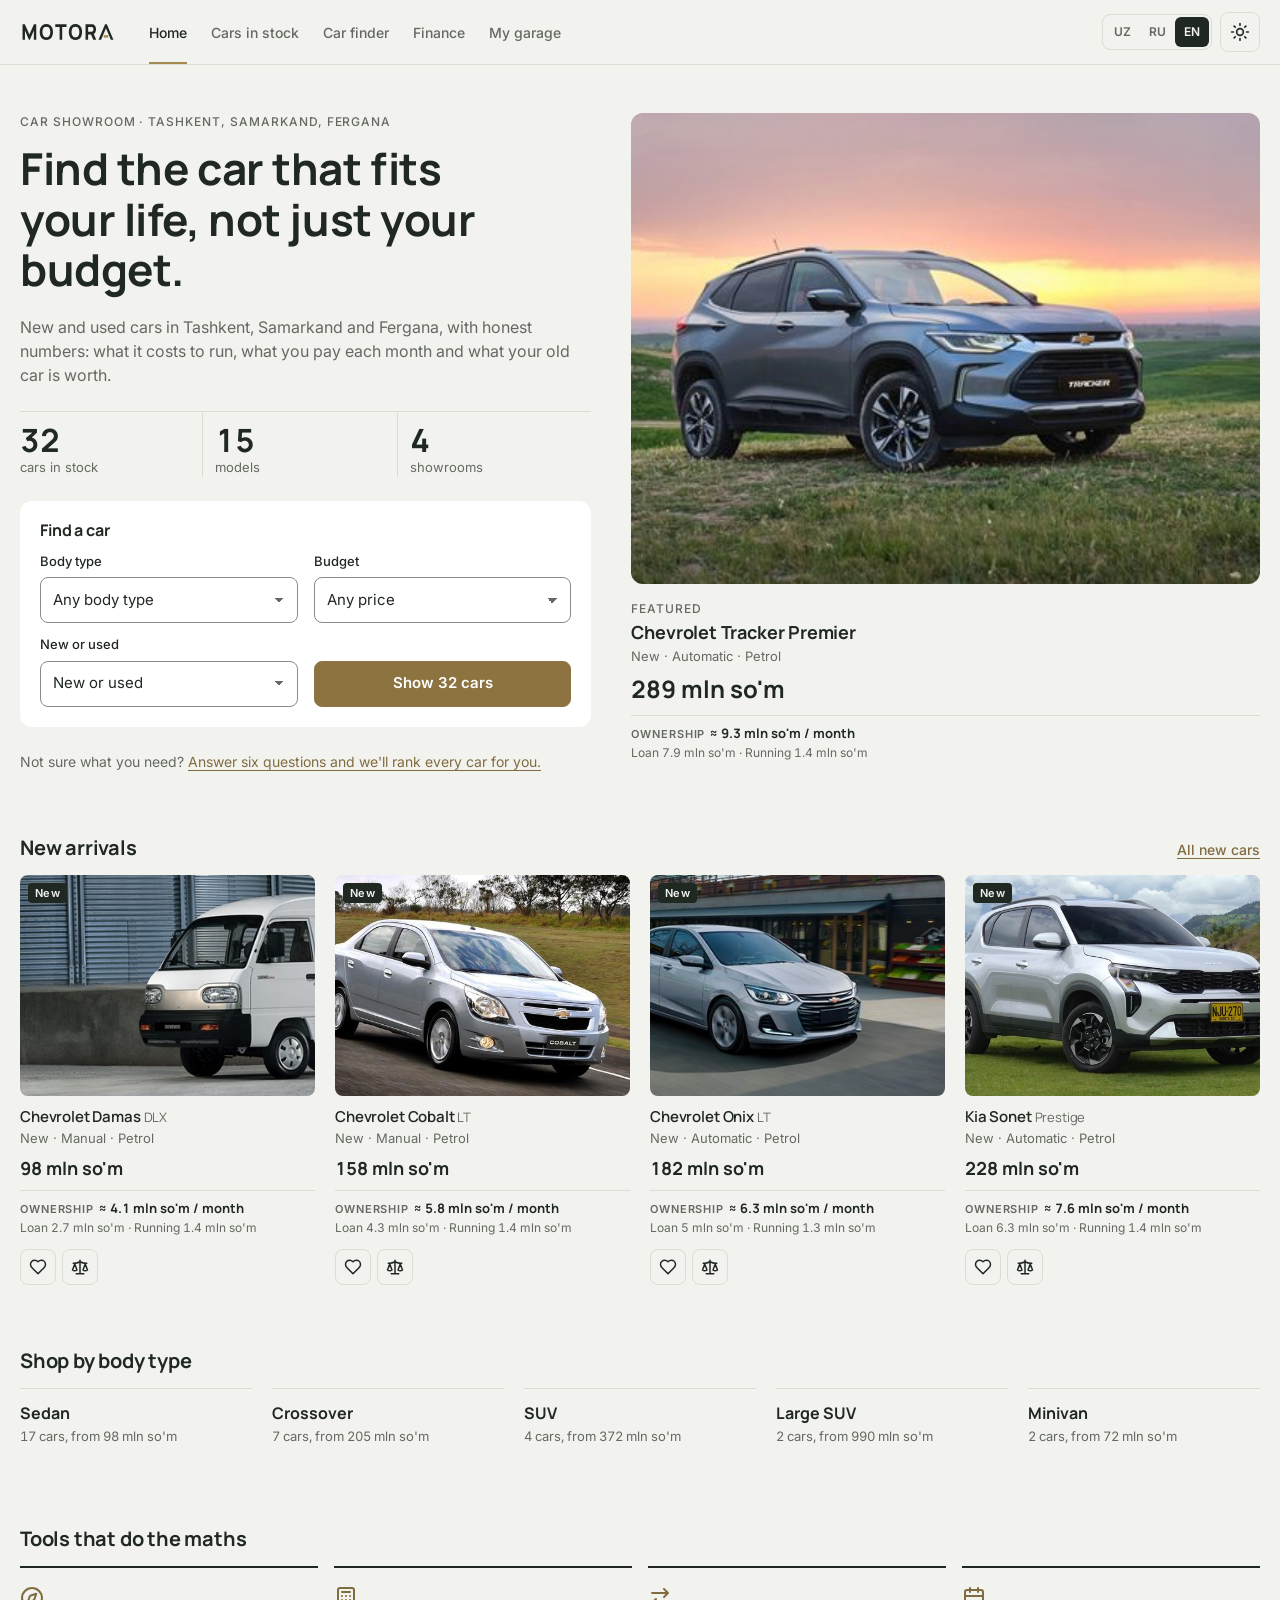
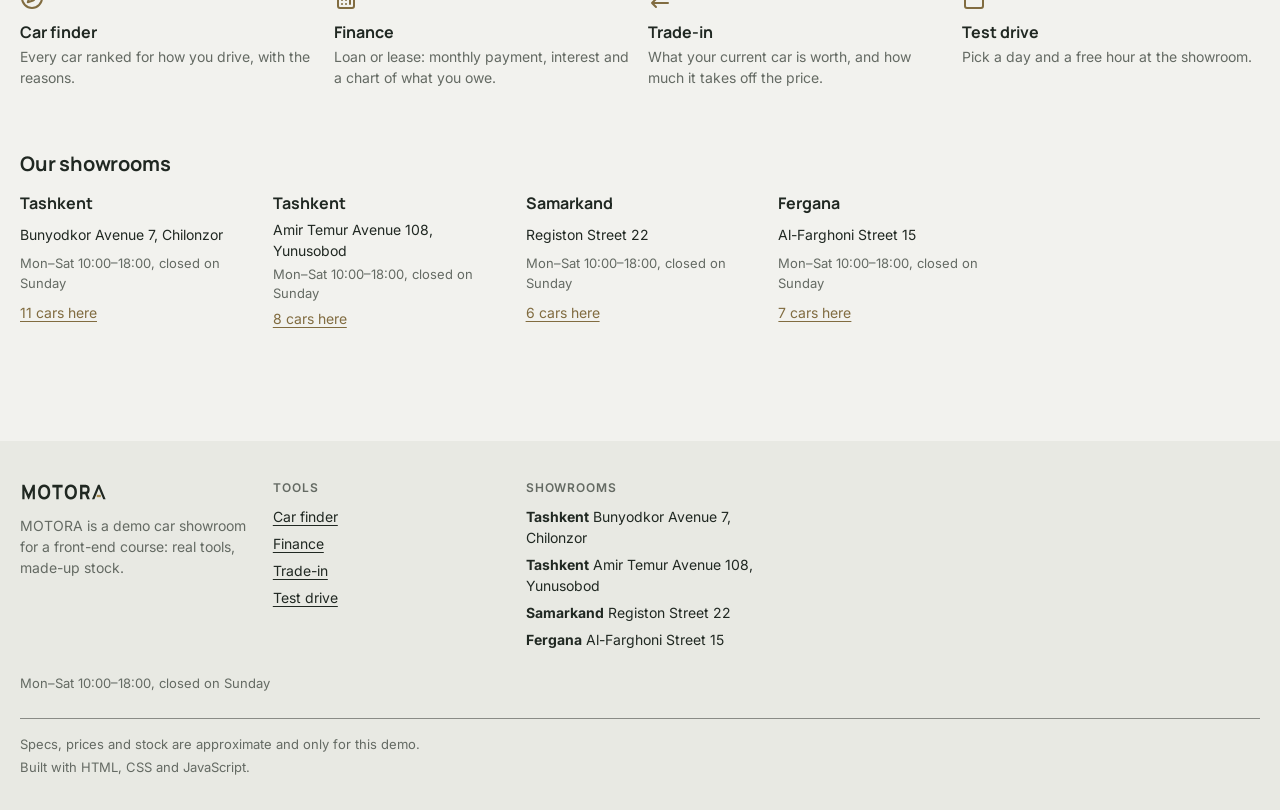
<file: index.html>
<!doctype html>
<html lang="en">
<head>
  <meta charset="utf-8">
  <meta name="viewport" content="width=device-width, initial-scale=1">
  <title>MOTORA</title>
  <meta name="description" content="">
  <meta name="theme-color" content="#f2f2ee">
  <link rel="icon" href="assets/brand/motora-favicon.svg" type="image/svg+xml">
  <link rel="preconnect" href="https://fonts.googleapis.com">
  <link rel="preconnect" href="https://fonts.gstatic.com" crossorigin>
  <link rel="stylesheet" href="https://fonts.googleapis.com/css2?family=Inter:wght@400..600&family=Manrope:wght@600..800&display=swap">
  <!-- Apply the saved theme before the page is drawn, so it never flashes. -->
  <script>
    window.APP_NS = "cars";
    try {
      var savedTheme = localStorage.getItem("cars:theme");
      document.documentElement.setAttribute("data-theme", savedTheme || (matchMedia("(prefers-color-scheme: dark)").matches ? "dark" : "light"));
    } catch (e) {}
  </script>
  <link rel="stylesheet" href="css/base.css">
  <link rel="stylesheet" href="css/site.css">
  <script defer src="js/core.js"></script>
  <script defer src="js/lang.js"></script>
  <script defer src="js/data.js"></script>
  <script defer src="js/calc.js"></script>
  <script defer src="js/store.js"></script>
  <script defer src="js/logo.js"></script>
  <script defer src="js/photos.js"></script>
  <script defer src="js/layout.js"></script>
  <script defer src="js/pages/home.js"></script>
</head>
<body data-page="home">
  <a class="skip-link" href="#main" data-i18n="skip">Skip to content</a>
  <header id="site-header" class="site-header"></header>

  <main id="main" tabindex="-1" class="container page home-page">
    <section class="hero" aria-labelledby="homeTitle">
      <div class="hero-text">
        <p class="eyebrow" data-i18n="home.eyebrow"></p>
        <h1 id="homeTitle" data-i18n="home.title"></h1>
        <p class="lead" data-i18n="home.intro"></p>
        <ul id="heroStats" class="stats"></ul>
      </div>
      <div id="featured" class="featured"></div>
      <form id="quickSearch" class="quick-search" action="cars.html" aria-labelledby="qsTitle">
        <h2 id="qsTitle" class="qs-title" data-i18n="home.qsTitle"></h2>
        <div class="field"><label for="qsBody" data-i18n="filter.body"></label><select id="qsBody" name="body" class="select"></select></div>
        <div class="field"><label for="qsPrice" data-i18n="home.budget"></label><select id="qsPrice" name="priceMax" class="select"></select></div>
        <div class="field"><label for="qsCondition" data-i18n="filter.condition"></label><select id="qsCondition" name="condition" class="select"></select></div>
        <button type="submit" class="btn" id="qsSubmit"></button>
      </form>
      <p class="hero-finder"><span data-i18n="home.notSure"></span> <a href="finder.html" data-i18n="home.toFinder"></a></p>
    </section>
    <section class="section" aria-labelledby="newTitle">
      <div class="section-head"><h2 id="newTitle" data-i18n="home.newTitle"></h2><a class="more-link" href="cars.html?condition=new" data-i18n="home.allNew"></a></div>
      <div id="newList" class="card-grid card-row"></div>
    </section>
    <section class="section" aria-labelledby="bodyTitle">
      <h2 id="bodyTitle" data-i18n="home.bodyTitle"></h2>
      <ul id="bodyList" class="tile-list"></ul>
    </section>
    <section class="section" aria-labelledby="toolsTitle">
      <h2 id="toolsTitle" data-i18n="home.toolsTitle"></h2>
      <ul id="toolList" class="tool-list"></ul>
    </section>
    <section class="section" id="recentSection" aria-labelledby="recentTitle" hidden>
      <h2 id="recentTitle" data-i18n="home.recent"></h2>
      <div id="recentList" class="card-grid"></div>
    </section>
    <section class="section" aria-labelledby="roomTitle">
      <h2 id="roomTitle" data-i18n="home.showrooms"></h2>
      <ul id="roomList" class="room-list"></ul>
    </section>
  </main>
  <footer id="site-footer" class="site-footer"></footer>
  <div id="toasts" class="toast-host" aria-live="polite"></div>
</body>
</html>
</file>
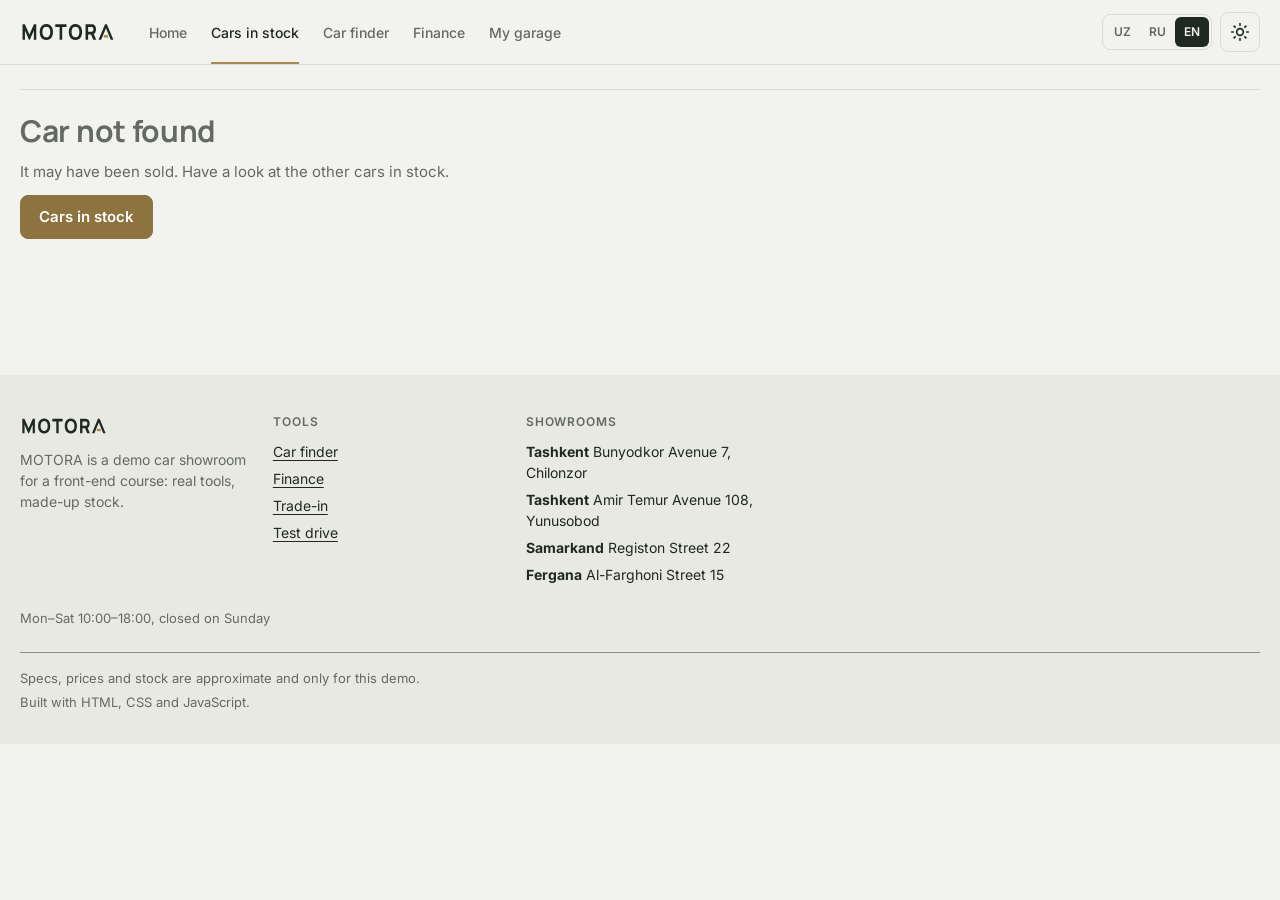
<file: car.html>
<!doctype html>
<html lang="en">
<head>
  <meta charset="utf-8">
  <meta name="viewport" content="width=device-width, initial-scale=1">
  <title>MOTORA</title>
  <meta name="description" content="">
  <meta name="theme-color" content="#f2f2ee">
  <link rel="icon" href="assets/brand/motora-favicon.svg" type="image/svg+xml">
  <link rel="preconnect" href="https://fonts.googleapis.com">
  <link rel="preconnect" href="https://fonts.gstatic.com" crossorigin>
  <link rel="stylesheet" href="https://fonts.googleapis.com/css2?family=Inter:wght@400..600&family=Manrope:wght@600..800&display=swap">
  <!-- Apply the saved theme before the page is drawn, so it never flashes. -->
  <script>
    window.APP_NS = "cars";
    try {
      var savedTheme = localStorage.getItem("cars:theme");
      document.documentElement.setAttribute("data-theme", savedTheme || (matchMedia("(prefers-color-scheme: dark)").matches ? "dark" : "light"));
    } catch (e) {}
  </script>
  <link rel="stylesheet" href="css/base.css">
  <link rel="stylesheet" href="css/site.css">
  <script defer src="js/core.js"></script>
  <script defer src="js/lang.js"></script>
  <script defer src="js/data.js"></script>
  <script defer src="js/calc.js"></script>
  <script defer src="js/store.js"></script>
  <script defer src="js/logo.js"></script>
  <script defer src="js/photos.js"></script>
  <script defer src="js/layout.js"></script>
  <script defer src="js/pages/car.js"></script>
</head>
<body data-page="car">
  <a class="skip-link" href="#main" data-i18n="skip">Skip to content</a>
  <header id="site-header" class="site-header"></header>

  <main id="main" tabindex="-1" class="container page car-page">
    <nav class="crumbs" id="crumbs" data-i18n-aria="crumb.label"></nav>
    <div id="view"></div>
  </main>
  <footer id="site-footer" class="site-footer"></footer>
  <div id="toasts" class="toast-host" aria-live="polite"></div>
</body>
</html>
</file>
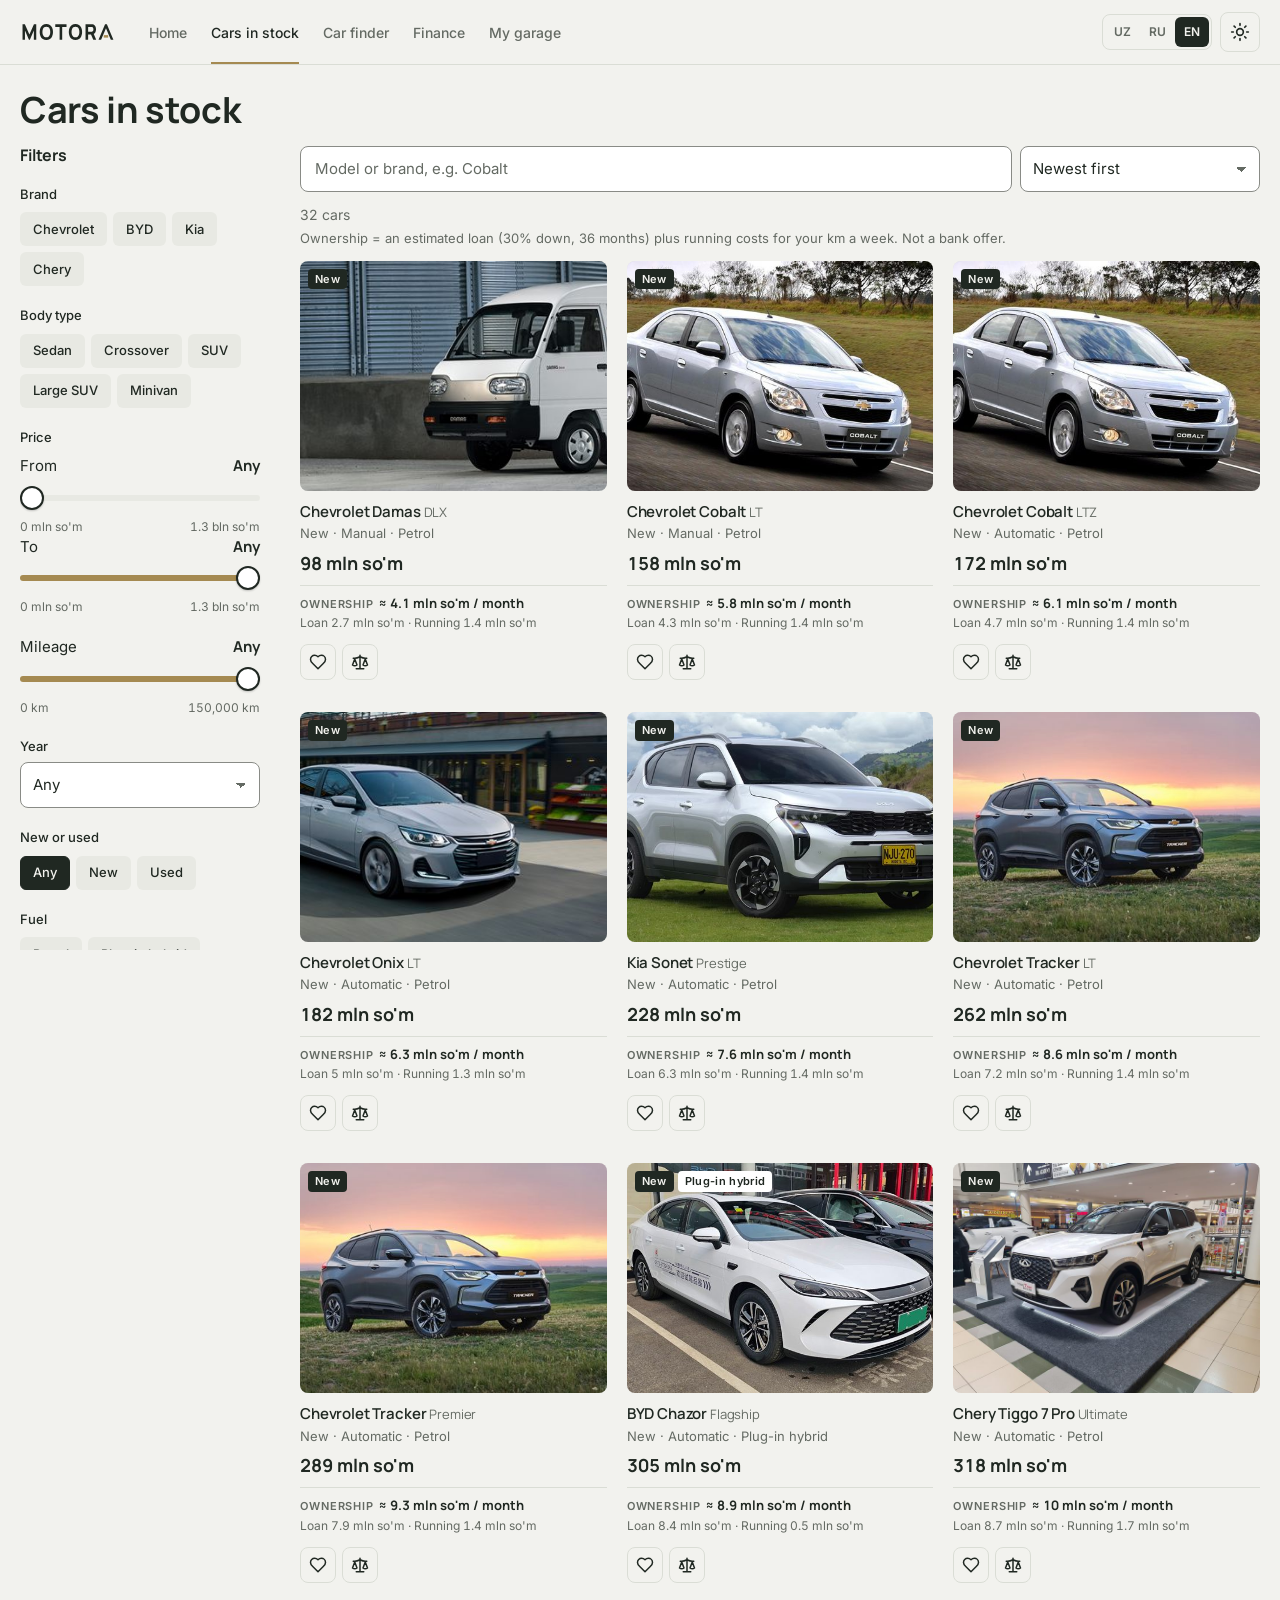
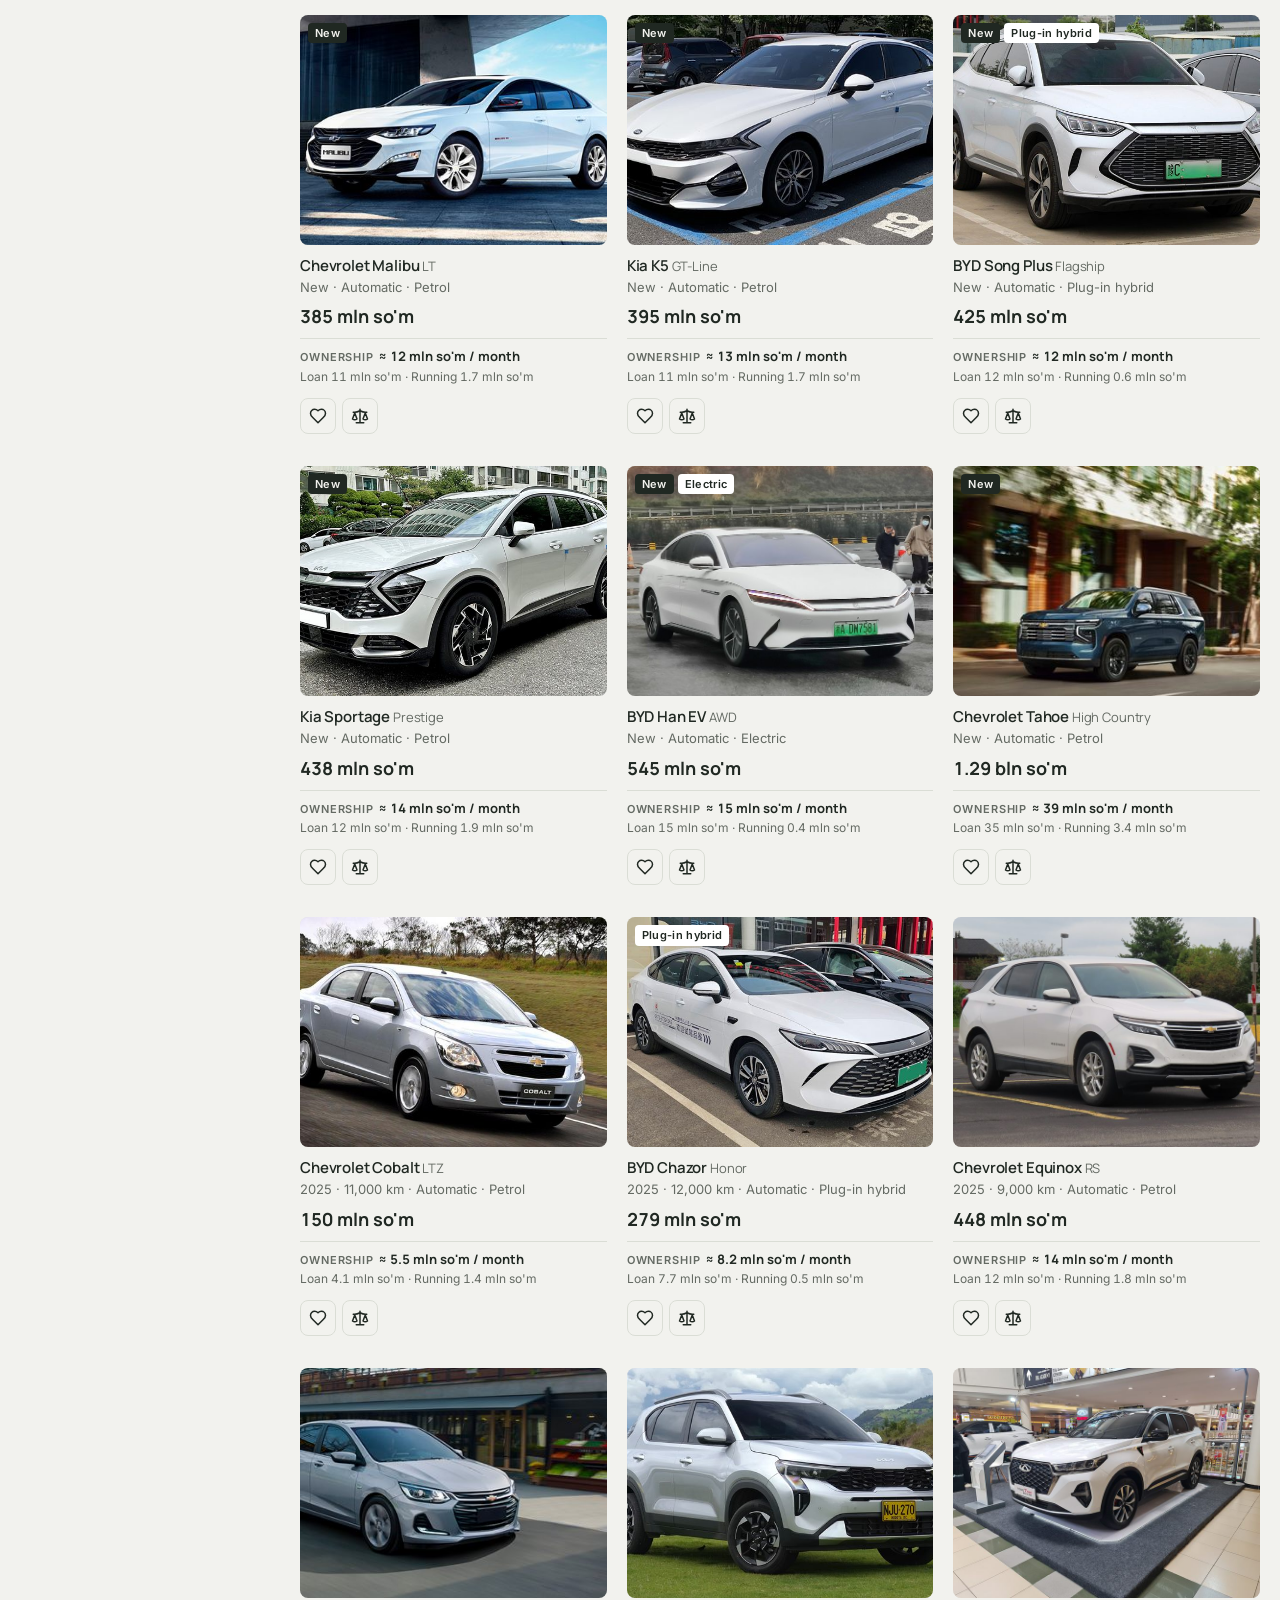
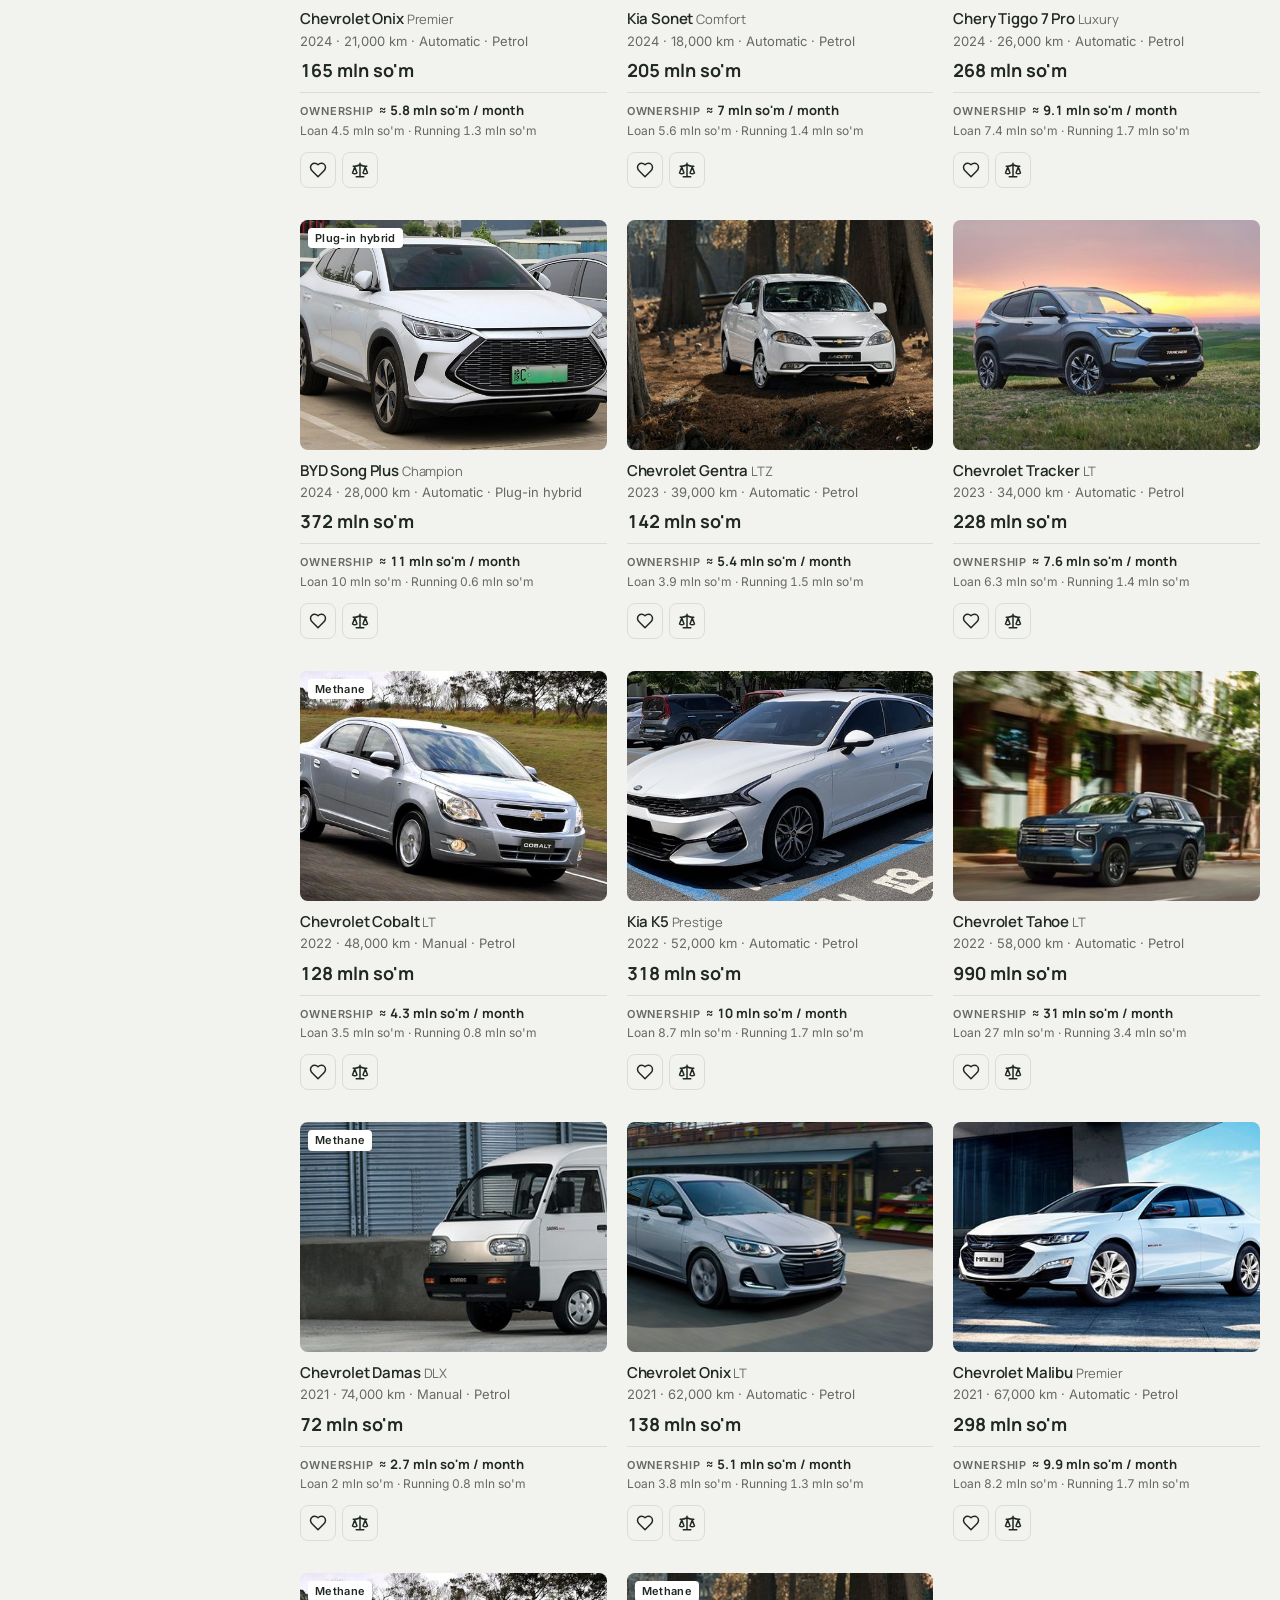
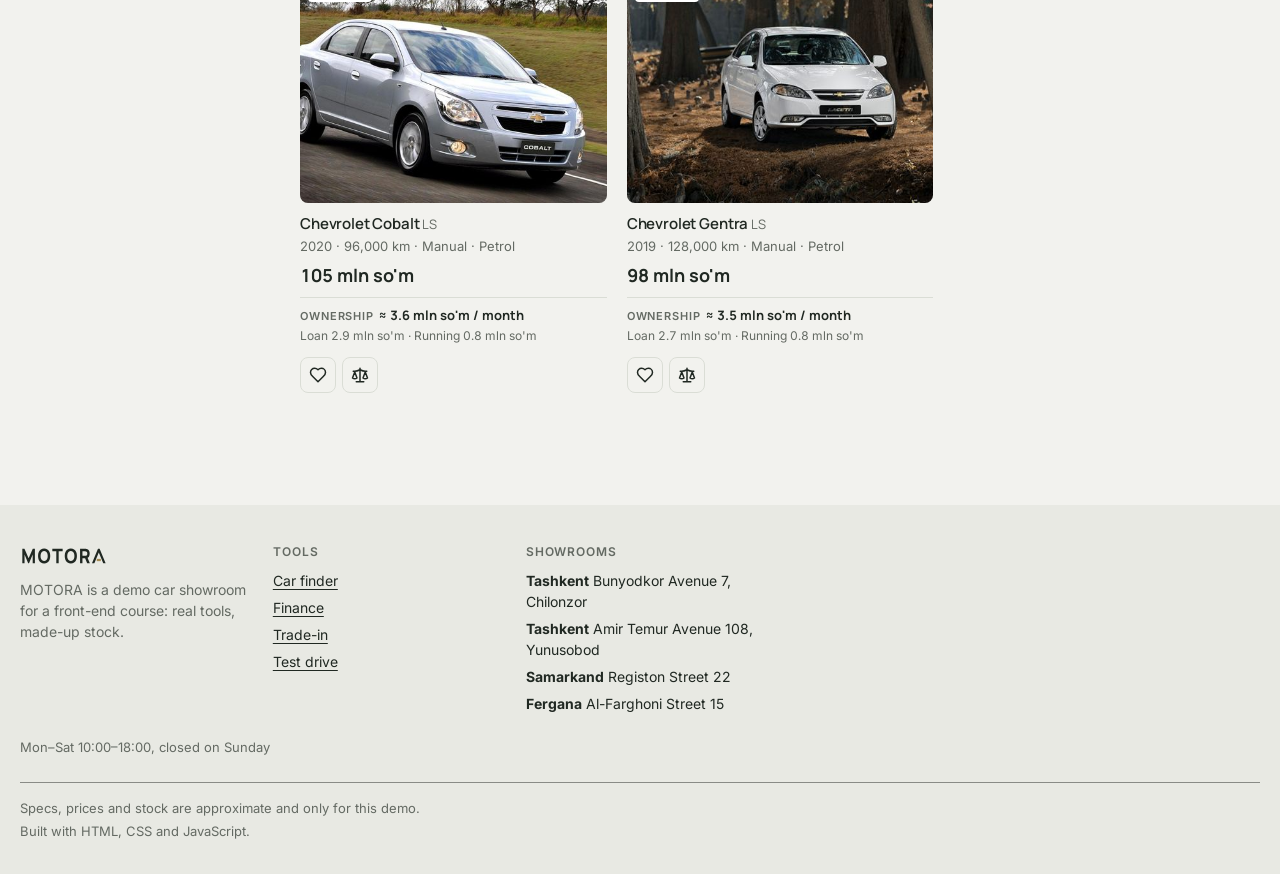
<file: cars.html>
<!doctype html>
<html lang="en">
<head>
  <meta charset="utf-8">
  <meta name="viewport" content="width=device-width, initial-scale=1">
  <title>MOTORA</title>
  <meta name="description" content="">
  <meta name="theme-color" content="#f2f2ee">
  <link rel="icon" href="assets/brand/motora-favicon.svg" type="image/svg+xml">
  <link rel="preconnect" href="https://fonts.googleapis.com">
  <link rel="preconnect" href="https://fonts.gstatic.com" crossorigin>
  <link rel="stylesheet" href="https://fonts.googleapis.com/css2?family=Inter:wght@400..600&family=Manrope:wght@600..800&display=swap">
  <!-- Apply the saved theme before the page is drawn, so it never flashes. -->
  <script>
    window.APP_NS = "cars";
    try {
      var savedTheme = localStorage.getItem("cars:theme");
      document.documentElement.setAttribute("data-theme", savedTheme || (matchMedia("(prefers-color-scheme: dark)").matches ? "dark" : "light"));
    } catch (e) {}
  </script>
  <link rel="stylesheet" href="css/base.css">
  <link rel="stylesheet" href="css/site.css">
  <script defer src="js/core.js"></script>
  <script defer src="js/lang.js"></script>
  <script defer src="js/data.js"></script>
  <script defer src="js/calc.js"></script>
  <script defer src="js/store.js"></script>
  <script defer src="js/logo.js"></script>
  <script defer src="js/photos.js"></script>
  <script defer src="js/layout.js"></script>
  <script defer src="js/pages/cars.js"></script>
</head>
<body data-page="cars">
  <a class="skip-link" href="#main" data-i18n="skip">Skip to content</a>
  <header id="site-header" class="site-header"></header>

  <main id="main" tabindex="-1" class="container page">
    <h1 class="page-title" data-i18n="page.cars"></h1>
    <div class="list-layout">
      <form id="filters" class="filters" novalidate aria-labelledby="filterTitle">
        <div class="filters-head"><h2 id="filterTitle" data-i18n="filter.title"></h2><button type="button" id="filtersClose" class="icon-btn filters-close" data-i18n-aria="filter.close"></button></div>
        <div id="filterFields"></div>
        <div class="filters-foot"><button type="button" id="reset" class="btn btn-ghost" data-i18n="filter.reset"></button><button type="button" id="filtersDone" class="btn filters-done"></button></div>
      </form>
      <div class="list-main">
        <div class="list-top">
          <div class="search" role="search">
            <label for="q" class="visually-hidden" data-i18n="filter.search"></label>
            <input id="q" class="input" type="search" autocomplete="off" maxlength="60" data-i18n-placeholder="filter.searchPlaceholder">
          </div>
          <button type="button" id="filtersToggle" class="btn btn-ghost filters-toggle" aria-expanded="false" aria-controls="filters"></button>
          <div class="field sort-field"><label for="sort" data-i18n="filter.sort"></label><select id="sort" class="select"></select></div>
        </div>
        <div id="activeFilters" class="active-filters"></div>
        <p id="count" class="result-count" aria-live="polite"></p>
        <p class="hint own-note" data-i18n="own.note"></p>
        <div id="list" class="card-grid"></div>
        <div id="empty" class="empty" hidden>
          <h2 data-i18n="filter.emptyTitle"></h2>
          <p id="emptyText"></p>
          <button type="button" id="reset2" class="btn" data-i18n="filter.reset"></button>
        </div>
      </div>
    </div>
  </main>
  <footer id="site-footer" class="site-footer"></footer>
  <div id="toasts" class="toast-host" aria-live="polite"></div>
</body>
</html>
</file>
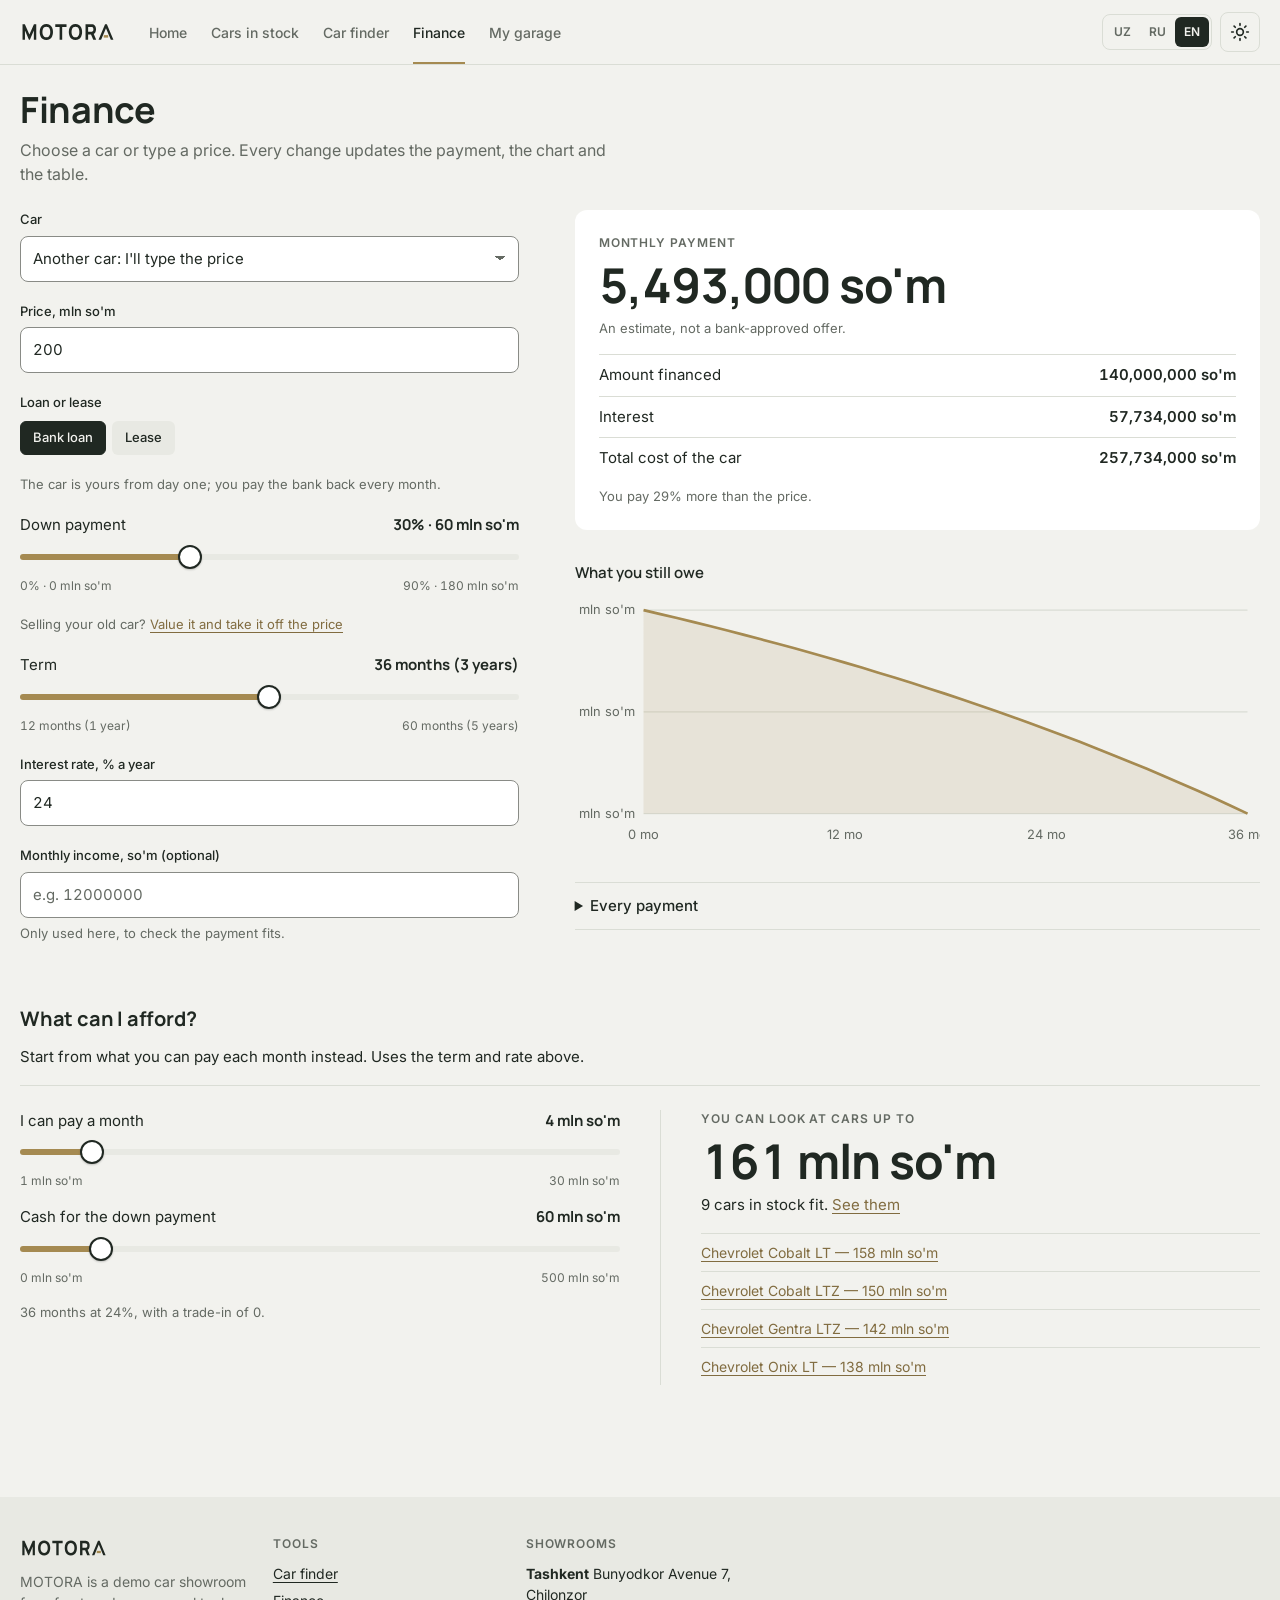
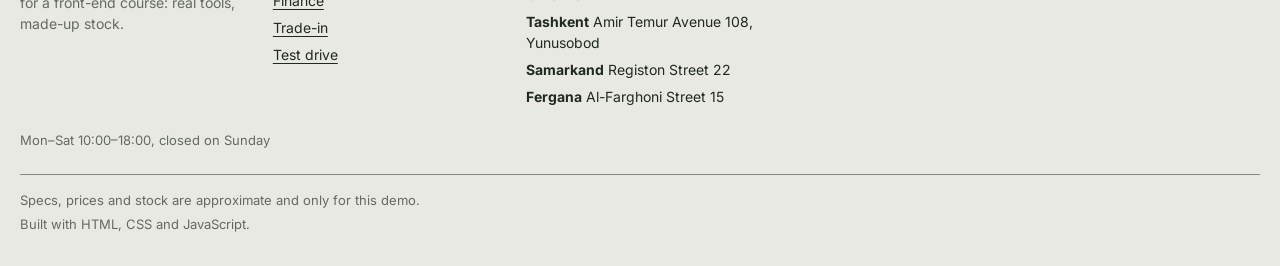
<file: finance.html>
<!doctype html>
<html lang="en">
<head>
  <meta charset="utf-8">
  <meta name="viewport" content="width=device-width, initial-scale=1">
  <title>MOTORA</title>
  <meta name="description" content="">
  <meta name="theme-color" content="#f2f2ee">
  <link rel="icon" href="assets/brand/motora-favicon.svg" type="image/svg+xml">
  <link rel="preconnect" href="https://fonts.googleapis.com">
  <link rel="preconnect" href="https://fonts.gstatic.com" crossorigin>
  <link rel="stylesheet" href="https://fonts.googleapis.com/css2?family=Inter:wght@400..600&family=Manrope:wght@600..800&display=swap">
  <!-- Apply the saved theme before the page is drawn, so it never flashes. -->
  <script>
    window.APP_NS = "cars";
    try {
      var savedTheme = localStorage.getItem("cars:theme");
      document.documentElement.setAttribute("data-theme", savedTheme || (matchMedia("(prefers-color-scheme: dark)").matches ? "dark" : "light"));
    } catch (e) {}
  </script>
  <link rel="stylesheet" href="css/base.css">
  <link rel="stylesheet" href="css/site.css">
  <script defer src="js/core.js"></script>
  <script defer src="js/lang.js"></script>
  <script defer src="js/data.js"></script>
  <script defer src="js/calc.js"></script>
  <script defer src="js/store.js"></script>
  <script defer src="js/logo.js"></script>
  <script defer src="js/photos.js"></script>
  <script defer src="js/layout.js"></script>
  <script defer src="js/pages/finance.js"></script>
</head>
<body data-page="finance">
  <a class="skip-link" href="#main" data-i18n="skip">Skip to content</a>
  <header id="site-header" class="site-header"></header>

  <main id="main" tabindex="-1" class="container page">
    <h1 class="page-title" data-i18n="page.finance"></h1>
    <p class="lead" data-i18n="finance.intro"></p>
    <div class="finance-layout">
      <form id="financeForm" class="finance-form" novalidate></form>
      <section class="finance-result" aria-labelledby="payTitle">
        <h2 id="payTitle" class="visually-hidden" data-i18n="finance.result"></h2>
        <div id="payment" class="payment" aria-live="polite"></div>
        <div id="chart" class="chart"></div>
        <details class="schedule"><summary data-i18n="finance.schedule"></summary><div id="scheduleTable" class="table-wrap"></div></details>
        <div id="afford" class="afford"></div>
      </section>
    </div>
    <section class="section" aria-labelledby="budgetTitle">
      <h2 id="budgetTitle" data-i18n="finance.budgetTitle"></h2>
      <p data-i18n="finance.budgetIntro"></p>
      <div id="budgetTool" class="budget-tool"></div>
    </section>
  </main>
  <footer id="site-footer" class="site-footer"></footer>
  <div id="toasts" class="toast-host" aria-live="polite"></div>
</body>
</html>
</file>
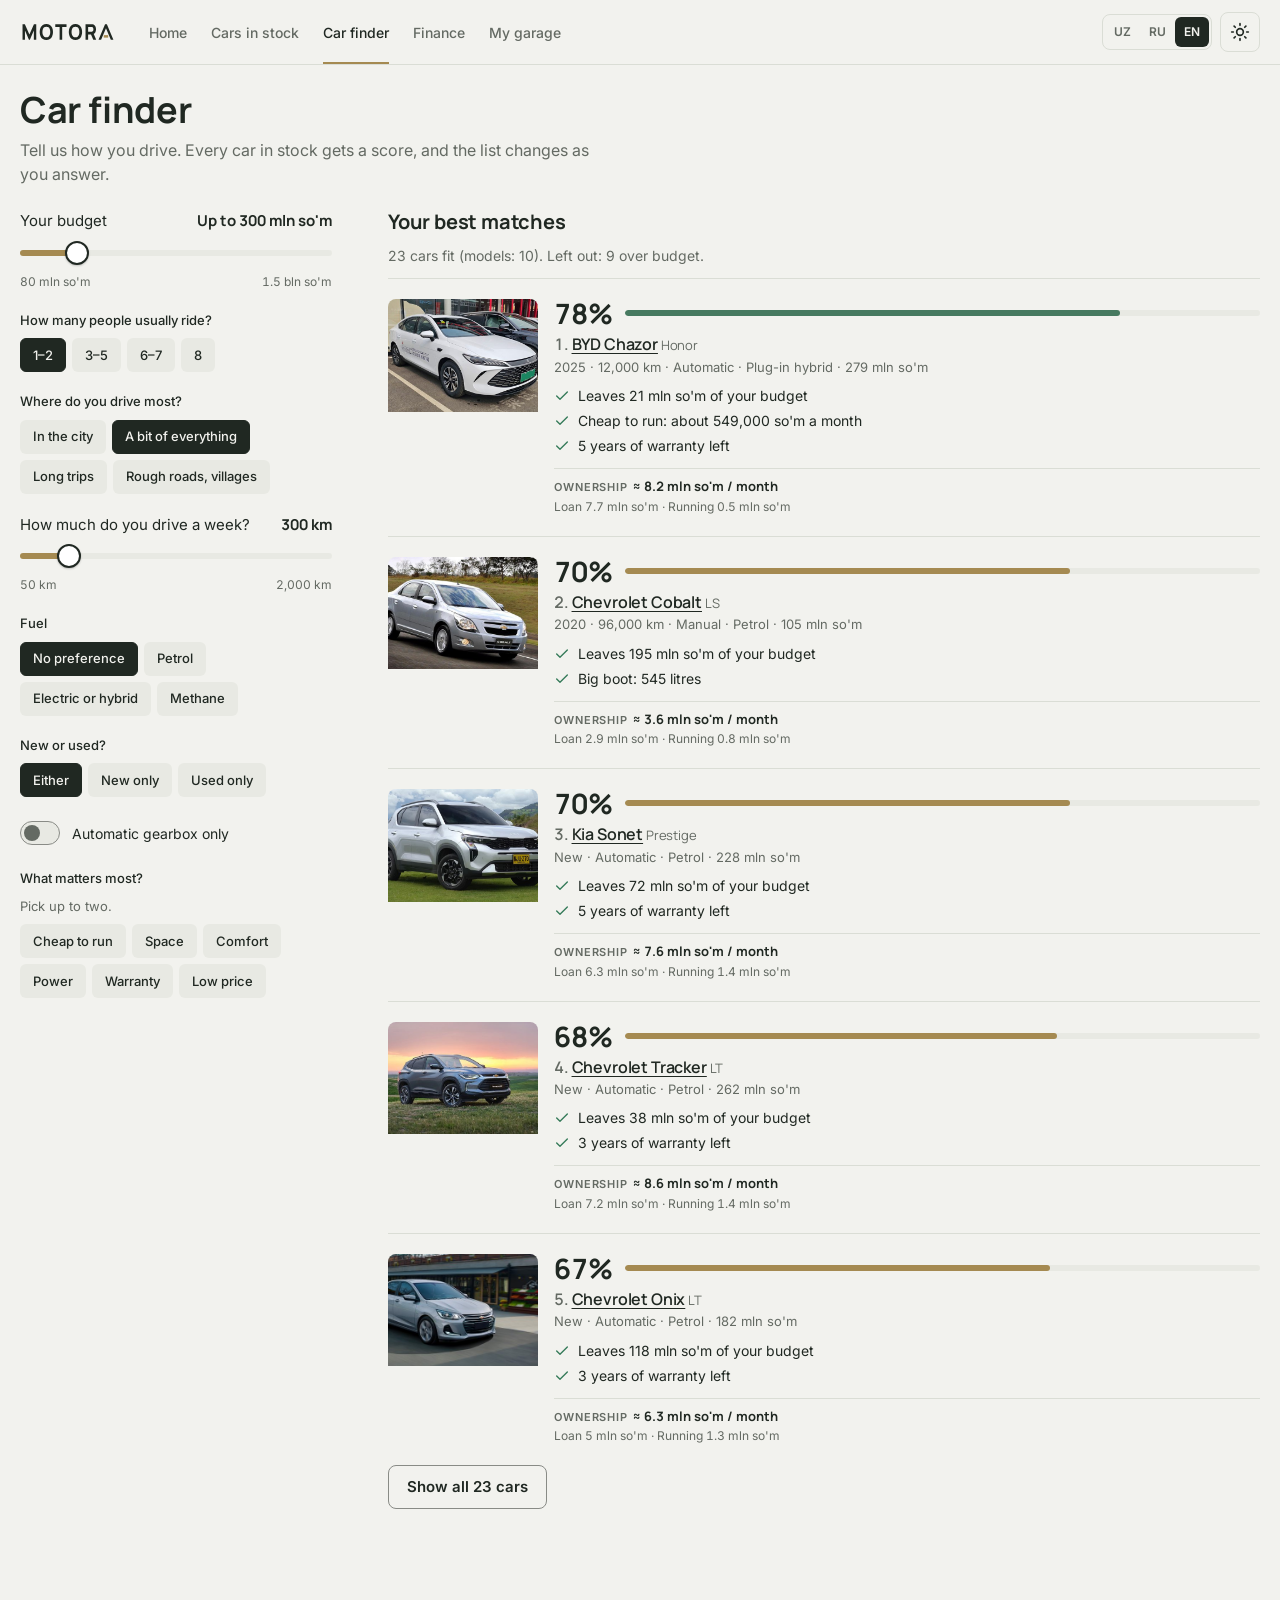
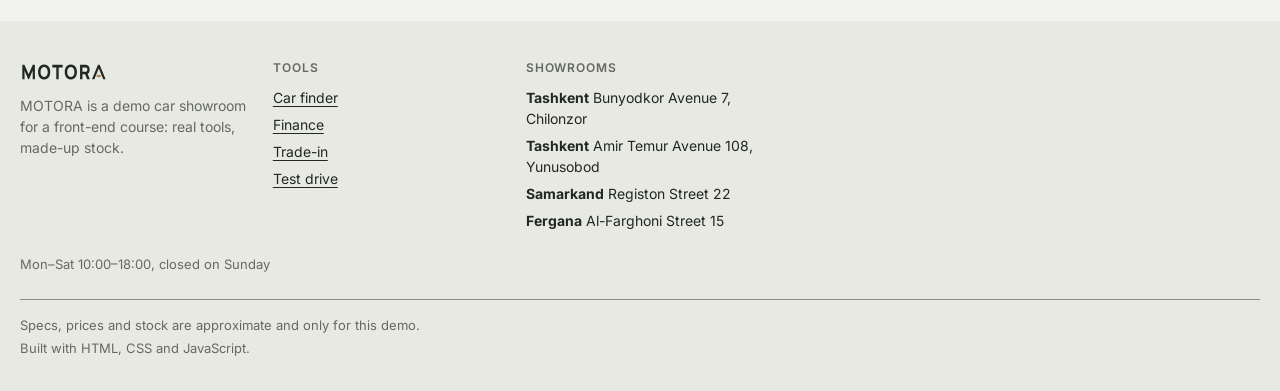
<file: finder.html>
<!doctype html>
<html lang="en">
<head>
  <meta charset="utf-8">
  <meta name="viewport" content="width=device-width, initial-scale=1">
  <title>MOTORA</title>
  <meta name="description" content="">
  <meta name="theme-color" content="#f2f2ee">
  <link rel="icon" href="assets/brand/motora-favicon.svg" type="image/svg+xml">
  <link rel="preconnect" href="https://fonts.googleapis.com">
  <link rel="preconnect" href="https://fonts.gstatic.com" crossorigin>
  <link rel="stylesheet" href="https://fonts.googleapis.com/css2?family=Inter:wght@400..600&family=Manrope:wght@600..800&display=swap">
  <!-- Apply the saved theme before the page is drawn, so it never flashes. -->
  <script>
    window.APP_NS = "cars";
    try {
      var savedTheme = localStorage.getItem("cars:theme");
      document.documentElement.setAttribute("data-theme", savedTheme || (matchMedia("(prefers-color-scheme: dark)").matches ? "dark" : "light"));
    } catch (e) {}
  </script>
  <link rel="stylesheet" href="css/base.css">
  <link rel="stylesheet" href="css/site.css">
  <script defer src="js/core.js"></script>
  <script defer src="js/lang.js"></script>
  <script defer src="js/data.js"></script>
  <script defer src="js/calc.js"></script>
  <script defer src="js/store.js"></script>
  <script defer src="js/logo.js"></script>
  <script defer src="js/photos.js"></script>
  <script defer src="js/layout.js"></script>
  <script defer src="js/pages/finder.js"></script>
</head>
<body data-page="finder">
  <a class="skip-link" href="#main" data-i18n="skip">Skip to content</a>
  <header id="site-header" class="site-header"></header>

  <main id="main" tabindex="-1" class="container page">
    <h1 class="page-title" data-i18n="page.finder"></h1>
    <p class="lead" data-i18n="finder.intro"></p>
    <div class="finder-layout">
      <form id="finderForm" class="finder-form" novalidate></form>
      <section class="finder-results" aria-labelledby="resultTitle">
        <h2 id="resultTitle" data-i18n="finder.results"></h2>
        <p id="finderSummary" class="result-count" aria-live="polite"></p>
        <ol id="finderList" class="match-list"></ol>
        <button type="button" id="finderMore" class="btn btn-ghost" hidden></button>
      </section>
    </div>
  </main>
  <footer id="site-footer" class="site-footer"></footer>
  <div id="toasts" class="toast-host" aria-live="polite"></div>
</body>
</html>
</file>
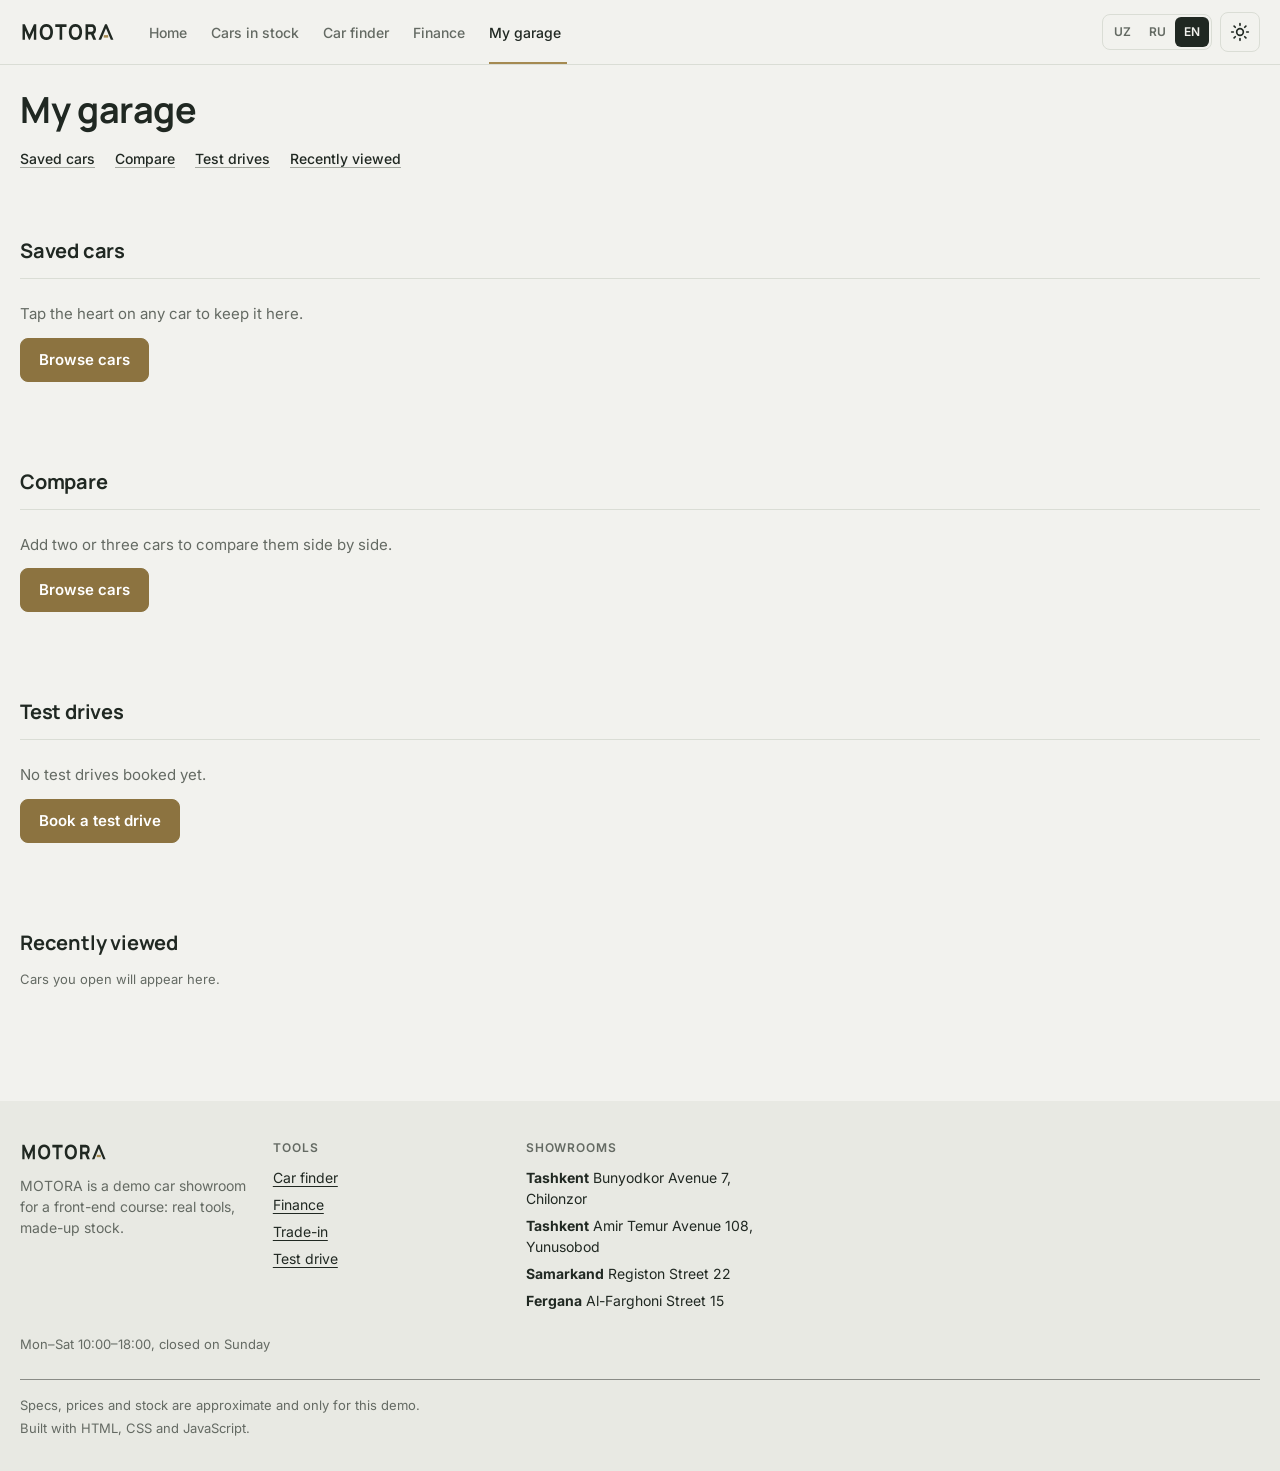
<file: garage.html>
<!doctype html>
<html lang="en">
<head>
  <meta charset="utf-8">
  <meta name="viewport" content="width=device-width, initial-scale=1">
  <title>MOTORA</title>
  <meta name="description" content="">
  <meta name="theme-color" content="#f2f2ee">
  <link rel="icon" href="assets/brand/motora-favicon.svg" type="image/svg+xml">
  <link rel="preconnect" href="https://fonts.googleapis.com">
  <link rel="preconnect" href="https://fonts.gstatic.com" crossorigin>
  <link rel="stylesheet" href="https://fonts.googleapis.com/css2?family=Inter:wght@400..600&family=Manrope:wght@600..800&display=swap">
  <!-- Apply the saved theme before the page is drawn, so it never flashes. -->
  <script>
    window.APP_NS = "cars";
    try {
      var savedTheme = localStorage.getItem("cars:theme");
      document.documentElement.setAttribute("data-theme", savedTheme || (matchMedia("(prefers-color-scheme: dark)").matches ? "dark" : "light"));
    } catch (e) {}
  </script>
  <link rel="stylesheet" href="css/base.css">
  <link rel="stylesheet" href="css/site.css">
  <script defer src="js/core.js"></script>
  <script defer src="js/lang.js"></script>
  <script defer src="js/data.js"></script>
  <script defer src="js/calc.js"></script>
  <script defer src="js/store.js"></script>
  <script defer src="js/logo.js"></script>
  <script defer src="js/photos.js"></script>
  <script defer src="js/layout.js"></script>
  <script defer src="js/pages/garage.js"></script>
</head>
<body data-page="garage">
  <a class="skip-link" href="#main" data-i18n="skip">Skip to content</a>
  <header id="site-header" class="site-header"></header>

  <main id="main" tabindex="-1" class="container page">
    <h1 class="page-title" data-i18n="page.garage"></h1>
    <nav class="jump-links" data-i18n-aria="garage.jump"><a href="#saved" data-i18n="garage.saved"></a><a href="#compare" data-i18n="garage.compare"></a><a href="#drives" data-i18n="garage.drives"></a><a href="#recent" data-i18n="garage.recent"></a></nav>
    <section id="saved" class="section" aria-labelledby="savedTitle"><h2 id="savedTitle" data-i18n="garage.saved"></h2><div id="savedList"></div></section>
    <section id="compare" class="section" aria-labelledby="compareTitle"><h2 id="compareTitle" data-i18n="garage.compare"></h2><div id="compareView"></div></section>
    <section id="drives" class="section" aria-labelledby="drivesTitle"><h2 id="drivesTitle" data-i18n="garage.drives"></h2><div id="driveList"></div></section>
    <section id="recent" class="section" aria-labelledby="recentTitle"><h2 id="recentTitle" data-i18n="garage.recent"></h2><div id="recentList"></div></section>
  </main>
  <footer id="site-footer" class="site-footer"></footer>
  <div id="toasts" class="toast-host" aria-live="polite"></div>
</body>
</html>
</file>
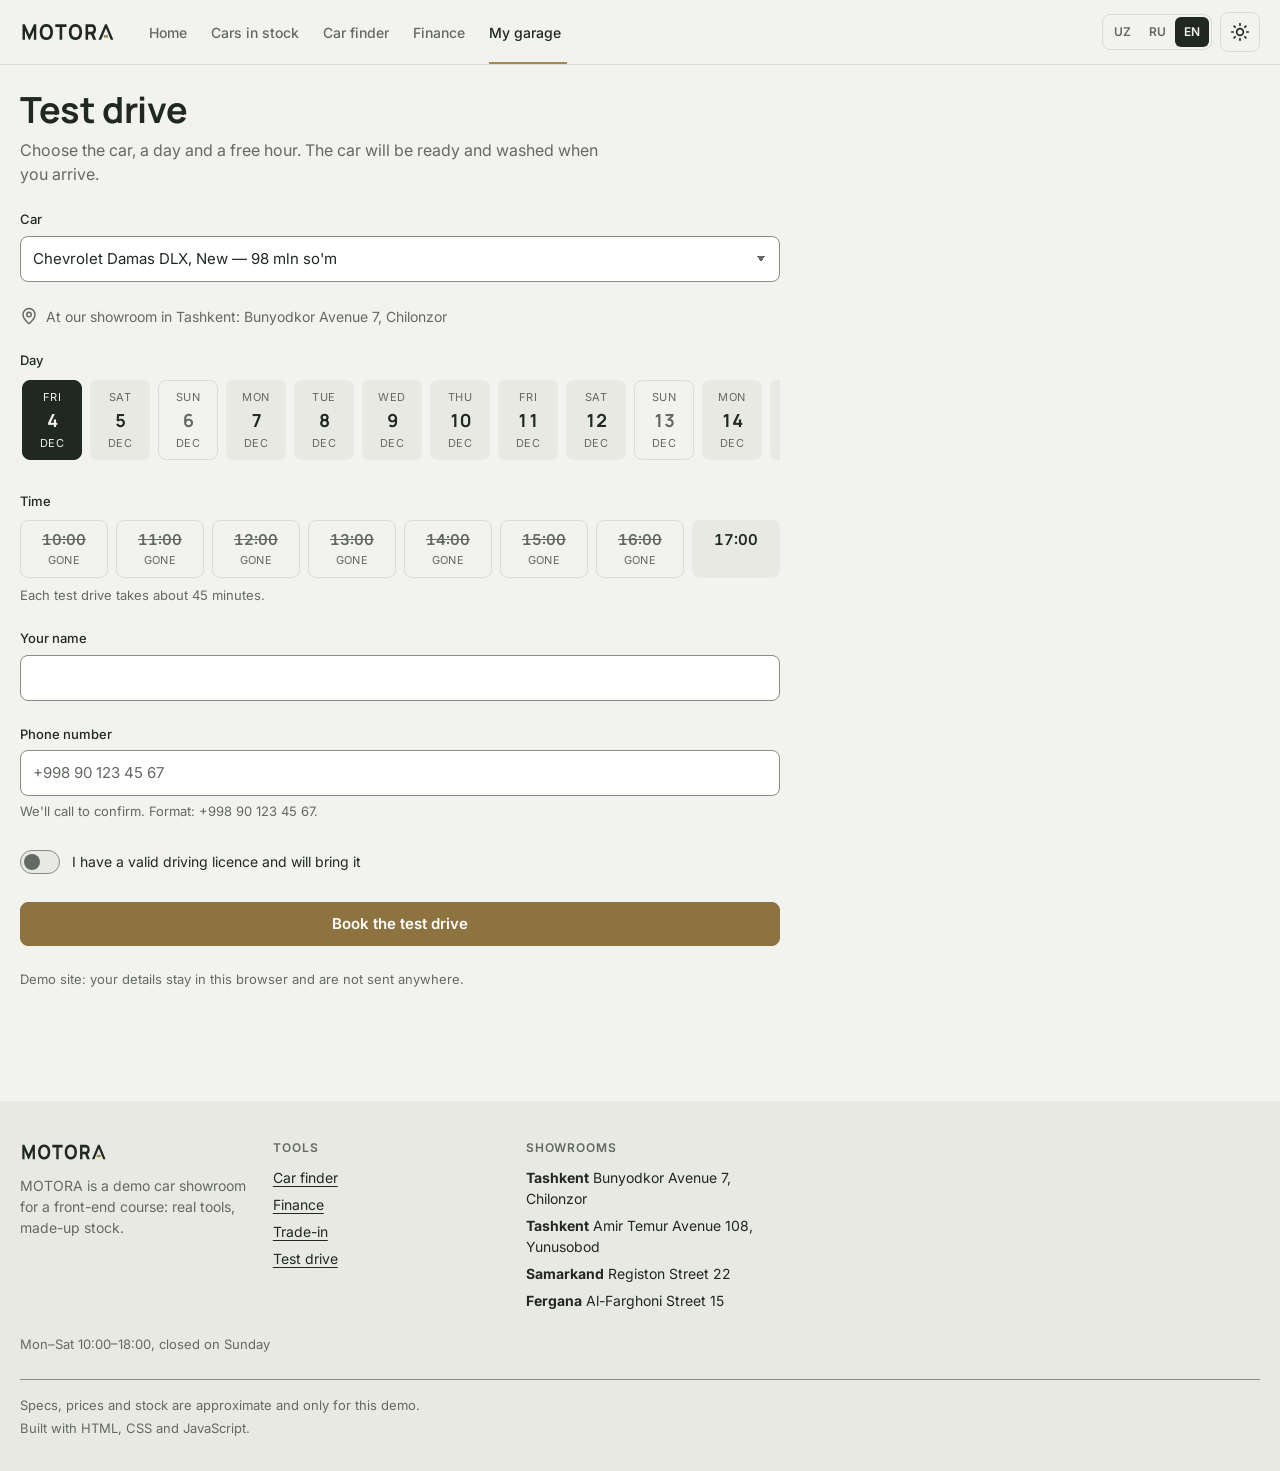
<file: testdrive.html>
<!doctype html>
<html lang="en">
<head>
  <meta charset="utf-8">
  <meta name="viewport" content="width=device-width, initial-scale=1">
  <title>MOTORA</title>
  <meta name="description" content="">
  <meta name="theme-color" content="#f2f2ee">
  <link rel="icon" href="assets/brand/motora-favicon.svg" type="image/svg+xml">
  <link rel="preconnect" href="https://fonts.googleapis.com">
  <link rel="preconnect" href="https://fonts.gstatic.com" crossorigin>
  <link rel="stylesheet" href="https://fonts.googleapis.com/css2?family=Inter:wght@400..600&family=Manrope:wght@600..800&display=swap">
  <!-- Apply the saved theme before the page is drawn, so it never flashes. -->
  <script>
    window.APP_NS = "cars";
    try {
      var savedTheme = localStorage.getItem("cars:theme");
      document.documentElement.setAttribute("data-theme", savedTheme || (matchMedia("(prefers-color-scheme: dark)").matches ? "dark" : "light"));
    } catch (e) {}
  </script>
  <link rel="stylesheet" href="css/base.css">
  <link rel="stylesheet" href="css/site.css">
  <script defer src="js/core.js"></script>
  <script defer src="js/lang.js"></script>
  <script defer src="js/data.js"></script>
  <script defer src="js/calc.js"></script>
  <script defer src="js/store.js"></script>
  <script defer src="js/logo.js"></script>
  <script defer src="js/photos.js"></script>
  <script defer src="js/layout.js"></script>
  <script defer src="js/pages/testdrive.js"></script>
</head>
<body data-page="testdrive">
  <a class="skip-link" href="#main" data-i18n="skip">Skip to content</a>
  <header id="site-header" class="site-header"></header>

  <main id="main" tabindex="-1" class="container page">
    <h1 class="page-title" data-i18n="page.testdrive"></h1>
    <p class="lead" data-i18n="drive.intro"></p>
    <div id="driveView"></div>
  </main>
  <footer id="site-footer" class="site-footer"></footer>
  <div id="toasts" class="toast-host" aria-live="polite"></div>
</body>
</html>
</file>
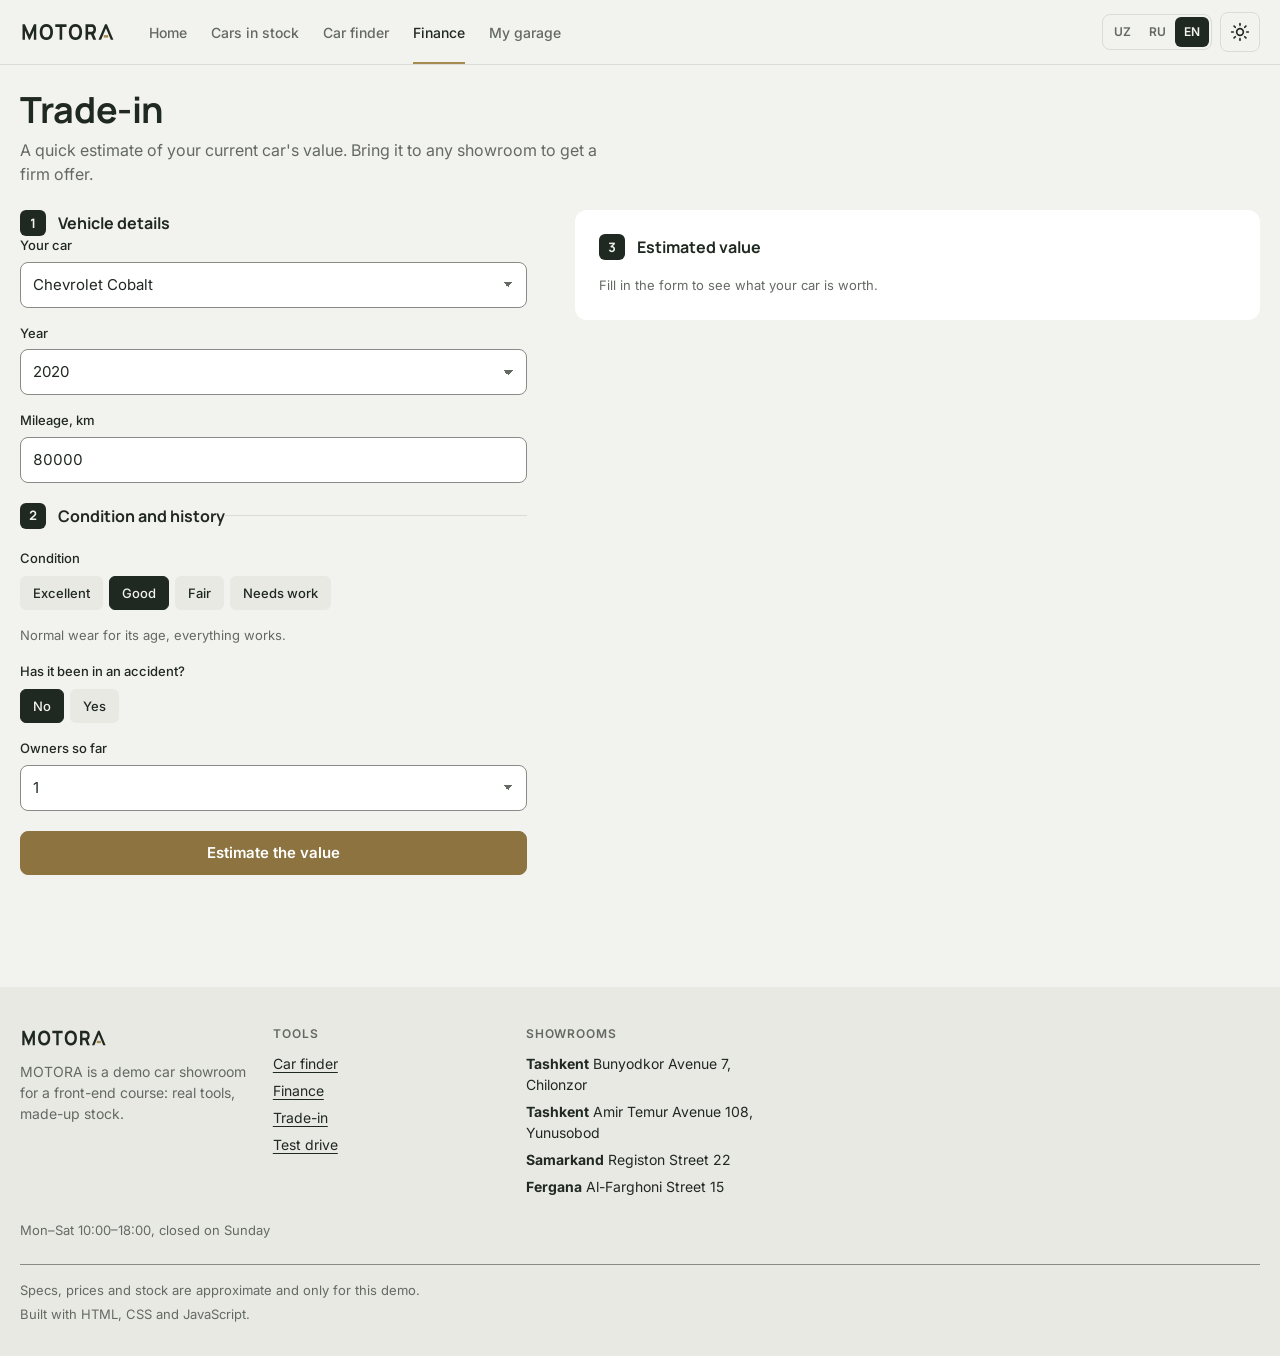
<file: tradein.html>
<!doctype html>
<html lang="en">
<head>
  <meta charset="utf-8">
  <meta name="viewport" content="width=device-width, initial-scale=1">
  <title>MOTORA</title>
  <meta name="description" content="">
  <meta name="theme-color" content="#f2f2ee">
  <link rel="icon" href="assets/brand/motora-favicon.svg" type="image/svg+xml">
  <link rel="preconnect" href="https://fonts.googleapis.com">
  <link rel="preconnect" href="https://fonts.gstatic.com" crossorigin>
  <link rel="stylesheet" href="https://fonts.googleapis.com/css2?family=Inter:wght@400..600&family=Manrope:wght@600..800&display=swap">
  <!-- Apply the saved theme before the page is drawn, so it never flashes. -->
  <script>
    window.APP_NS = "cars";
    try {
      var savedTheme = localStorage.getItem("cars:theme");
      document.documentElement.setAttribute("data-theme", savedTheme || (matchMedia("(prefers-color-scheme: dark)").matches ? "dark" : "light"));
    } catch (e) {}
  </script>
  <link rel="stylesheet" href="css/base.css">
  <link rel="stylesheet" href="css/site.css">
  <script defer src="js/core.js"></script>
  <script defer src="js/lang.js"></script>
  <script defer src="js/data.js"></script>
  <script defer src="js/calc.js"></script>
  <script defer src="js/store.js"></script>
  <script defer src="js/logo.js"></script>
  <script defer src="js/photos.js"></script>
  <script defer src="js/layout.js"></script>
  <script defer src="js/pages/tradein.js"></script>
</head>
<body data-page="tradein">
  <a class="skip-link" href="#main" data-i18n="skip">Skip to content</a>
  <header id="site-header" class="site-header"></header>

  <main id="main" tabindex="-1" class="container page">
    <h1 class="page-title" data-i18n="page.tradein"></h1>
    <p class="lead" data-i18n="trade.intro"></p>
    <div class="trade-layout">
      <form id="tradeForm" class="trade-form" novalidate></form>
      <section id="tradeResult" class="trade-result" aria-live="polite" aria-labelledby="tradeResultTitle"></section>
    </div>
  </main>
  <footer id="site-footer" class="site-footer"></footer>
  <div id="toasts" class="toast-host" aria-live="polite"></div>
</body>
</html>
</file>
<file: css/base.css>
/* ==========================================================
   MOTORA design system (brief of 2026-11-23): "modern automotive
   editorial combined with a sophisticated financial interface".
   Tokens, reset, type, buttons, form fields, chips, sliders, switches,
   badges, tables, toast. Page layouts are in site.css.

   Palette from the brief. A few light-mode values are too light for
   small text (WCAG AA needs 4.5:1, 3:1 for field borders), so text and
   buttons use a slightly deeper version; the brief's value is noted
   next to each one.
   ========================================================== */

:root,
:root[data-theme="light"] {
  color-scheme: light;
  --bg: #f2f2ee;
  --surface: #ffffff;
  --raised: #e8e9e3;
  --ink: #202822;
  --ink-2: #646a63;          /* brief #737A72 is 3.9:1 on the background */
  --line: #daddd5;           /* thin separators (decorative) */
  --line-strong: #898b86;    /* form-field borders: 3:1 (brief #DADDD5 is 1.4:1) */
  --accent: #a58a51;         /* lines, meters, the logo bar, focus */
  --accent-text: #816c40;    /* the accent as text: brief #A58A51 is 2.9:1 */
  --btn: #8c7340;            /* primary buttons: the brief's hover colour, 4.5:1 with white (#A58A51 is 3.3:1) */
  --btn-hover: #75603a;
  --on-btn: #ffffff;
  --soft: #ede7d8;
  --ok: #347a58;
  --warn: #9f6b2e;           /* brief #B77B35 is 3.6:1 */
  --danger: #b24c47;         /* brief #B64E48 is 4.48:1 on the background */
  --chart: #a58a51;
  --meter: #477a60;
  --plate: #e4e5df;          /* photo placeholder plates */
  --elevated: #ffffff;
  --ink-3: #a4a8a0;          /* decoration only (separators, empty tracks) */
  --field: #ffffff;
  --band: #ffffff;           /* quick search, key results, tab bar */
  --toast-bg: #202822;
  --toast-ink: #f0f1e9;
  --toast-action: #d9c493;
  --focus: #202822;
}

/* Dark: a neutral charcoal / graphite environment (second brief, 2026-11-23),
   no green tint. Four surface steps instead of borders: the page is the
   darkest, bars and result blocks sit one step up, fields and the toast
   higher. All text passes AA on every step (checked with a script). */
:root[data-theme="dark"] {
  color-scheme: dark;
  --bg: #141414;
  --surface: #1c1c1c;
  --raised: #252525;
  --elevated: #2d2d2d;
  --ink: #f2f0eb;
  --ink-2: #a6a39d;          /* 5.5:1 even on the elevated surface */
  --ink-3: #77746f;          /* muted: 3.96:1, so only for decoration (separators, empty tracks), never small text */
  --line: #343434;
  --line-strong: #6b6863;    /* form-field and control borders: 3.1–3.3:1 (brief #343434 is 1.5:1) */
  --accent: #c4aa70;
  --accent-text: #c4aa70;
  --btn: #c4aa70;
  --btn-hover: #d2bb85;
  --on-btn: #171717;
  --soft: #302b20;
  --ok: #78b58b;
  --warn: #d4a35d;
  --danger: #db8178;
  --chart: #c4aa70;
  --meter: #78b58b;
  --plate: #1c1c1c;
  --field: #1c1c1c;
  --band: #1c1c1c;           /* quick search, key results, tab bar */
  --toast-bg: #2d2d2d;
  --toast-ink: #f2f0eb;
  --toast-action: #d2bb85;
  --focus: #f2f0eb;
}

:root {
  --font-head: "Manrope", "Inter", system-ui, sans-serif;
  --font-body: "Inter", system-ui, -apple-system, "Segoe UI", Roboto, sans-serif;
  --r-ctl: 8px;              /* ordinary controls: 6–10px */
  --r-panel: 12px;           /* larger panels */
  --s1: 4px; --s2: 8px; --s3: 12px; --s4: 16px; --s5: 20px; --s6: 24px; --s8: 32px; --s10: 40px; --s12: 48px; --s16: 64px;
  --ease: cubic-bezier(0.2, 0.7, 0.2, 1);
  --fast: 160ms;
  --wide: 1240px;
}

/* ---------- reset and type ---------- */
*, *::before, *::after { box-sizing: border-box; }
html { -webkit-text-size-adjust: 100%; }
body {
  margin: 0;
  min-height: 100vh;
  background: var(--bg);
  color: var(--ink);
  font-family: var(--font-body);
  font-size: 0.9375rem;
  font-weight: 400;
  line-height: 1.5;
  -webkit-font-smoothing: antialiased;
}
h1, h2, h3, p, figure, dl, dd { margin: 0; }
h1, h2, h3 { font-family: var(--font-head); font-weight: 700; line-height: 1.15; letter-spacing: -0.01em; }
button, input, select, textarea { font: inherit; color: inherit; }
button { cursor: pointer; }
ul, ol { margin: 0; padding: 0; list-style: none; }
fieldset { border: 0; margin: 0; padding: 0; min-width: 0; }
legend { padding: 0; }
img, svg { display: block; }
[hidden] { display: none !important; } /* class display rules (e.g. .empty { display: grid }) must not undo hidden */
a { color: var(--accent-text); text-underline-offset: 3px; }
a:hover { color: var(--ink); }
/* every number that people compare lines up */
.num, output, td, .price, .pay-big { font-variant-numeric: tabular-nums; }

:focus-visible { outline: 2px solid var(--focus); outline-offset: 2px; border-radius: 4px; }

.visually-hidden {
  position: absolute !important; width: 1px; height: 1px; padding: 0; margin: -1px;
  overflow: hidden; clip: rect(0 0 0 0); white-space: nowrap; border: 0;
}
.container { width: min(100% - 32px, var(--wide)); margin-inline: auto; }
.hint { color: var(--ink-2); font-size: 0.8125rem; }
.eyebrow, .label { font-size: 0.75rem; font-weight: 500; letter-spacing: 0.08em; text-transform: uppercase; color: var(--ink-2); }

/* ---------- buttons: rectangular, solid accent primary ---------- */
.btn {
  display: inline-flex; align-items: center; justify-content: center; gap: 8px;
  min-height: 44px; padding: 0 18px;
  border: 1px solid var(--btn); border-radius: var(--r-ctl);
  background: var(--btn); color: var(--on-btn);
  font-weight: 600; font-size: 0.9375rem; text-decoration: none; white-space: nowrap;
  transition: background-color var(--fast) var(--ease), border-color var(--fast) var(--ease), color var(--fast) var(--ease);
}
.btn:hover { background: var(--btn-hover); border-color: var(--btn-hover); color: var(--on-btn); }
.btn:disabled { opacity: 0.45; cursor: not-allowed; }
.btn .icon { flex: none; }
.btn-ghost { background: transparent; color: var(--ink); border-color: var(--line-strong); }
.btn-ghost:hover { background: var(--raised); border-color: var(--ink-2); color: var(--ink); }
.btn-danger-ghost { background: transparent; color: var(--danger); border-color: var(--line-strong); }
.btn-danger-ghost:hover { background: transparent; border-color: var(--danger); color: var(--danger); }
.btn-small { min-height: 36px; padding: 0 12px; font-size: 0.8125rem; }
.icon-btn {
  display: inline-grid; place-items: center; width: 40px; height: 40px; flex: none;
  border: 1px solid var(--line); border-radius: var(--r-ctl);
  background: transparent; color: var(--ink);
  transition: border-color var(--fast) var(--ease), background-color var(--fast) var(--ease);
}
.icon-btn:hover { border-color: var(--line-strong); background: var(--raised); }

/* language switch */
.seg { display: inline-flex; border: 1px solid var(--line); border-radius: var(--r-ctl); padding: 2px; }
.seg button { border: 0; background: none; padding: 6px 9px; border-radius: 6px; font-size: 0.75rem; font-weight: 600; color: var(--ink-2); }
.seg button[aria-pressed="true"] { background: var(--ink); color: var(--bg); }

/* ---------- form fields: 44–48px, clear labels ---------- */
.field { display: grid; gap: 6px; min-width: 0; }
.field > label, .field-label, legend { font-size: 0.8125rem; font-weight: 500; color: var(--ink); }
.input, .select {
  width: 100%; min-height: 46px; padding: 10px 12px;
  background: var(--field); color: var(--ink);
  border: 1px solid var(--line-strong); border-radius: var(--r-ctl);
  transition: border-color var(--fast) var(--ease), box-shadow var(--fast) var(--ease);
}
.select { appearance: none; padding-right: 36px; background-image: linear-gradient(45deg, transparent 50%, var(--ink-2) 50%), linear-gradient(135deg, var(--ink-2) 50%, transparent 50%); background-position: calc(100% - 18px) 50%, calc(100% - 13px) 50%; background-size: 5px 5px; background-repeat: no-repeat; }
.input::placeholder { color: var(--ink-2); }
.input:hover, .select:hover { border-color: var(--ink-2); }
.input:focus-visible, .select:focus-visible { outline: none; border-color: var(--accent); box-shadow: 0 0 0 3px var(--soft); }
.input[aria-invalid="true"] { border-color: var(--danger); }
.field-error { font-size: 0.8125rem; color: var(--danger); font-weight: 500; }
.field-error:empty { display: none; }
input[type="number"] { font-variant-numeric: tabular-nums; }

/* ---------- chips: compact and understated, a tint instead of an outline ---------- */
.chip-row { display: flex; flex-wrap: wrap; gap: 6px; align-items: center; }
.chip {
  position: relative; display: inline-flex; align-items: center; gap: 6px;
  min-height: 34px; padding: 0 12px;
  border: 1px solid transparent; border-radius: 6px; background: var(--raised);
  font-size: 0.8125rem; font-weight: 500; color: var(--ink); cursor: pointer;
  transition: border-color var(--fast) var(--ease), background-color var(--fast) var(--ease);
}
.chip:hover { border-color: var(--line-strong); }
.chip-radio:has(input:checked):hover { border-color: var(--ink); }
.chip-radio input { position: absolute; opacity: 0; width: 1px; height: 1px; pointer-events: none; }
.chip-radio:has(input:checked) { background: var(--ink); border-color: var(--ink); color: var(--bg); }
.chip-radio:has(input:focus-visible) { outline: 2px solid var(--focus); outline-offset: 2px; }
.chip.is-disabled { opacity: 0.4; cursor: not-allowed; }
.chip-active { background: var(--soft); border-color: transparent; }
.chip-active .icon { color: var(--ink-2); }

/* ---------- sliders: big thumb, filled track, value and range shown ---------- */
.slider-field { gap: 4px; }
.slider-head { display: flex; justify-content: space-between; gap: 12px; align-items: baseline; }
.slider-value { font-family: var(--font-head); font-weight: 700; font-size: 0.9375rem; white-space: nowrap; }
.slider-range { display: flex; justify-content: space-between; font-size: 0.75rem; color: var(--ink-2); font-variant-numeric: tabular-nums; }
.slider {
  --pct: 50%;
  appearance: none; width: 100%; height: 32px; margin: 0; background: transparent; cursor: pointer;
}
.slider::-webkit-slider-runnable-track { height: 6px; border-radius: 3px; background: linear-gradient(to right, var(--accent) var(--pct), var(--raised) var(--pct)); }
.slider::-moz-range-track { height: 6px; border-radius: 3px; background: var(--raised); }
.slider::-moz-range-progress { height: 6px; border-radius: 3px; background: var(--accent); }
.slider::-webkit-slider-thumb { appearance: none; width: 24px; height: 24px; margin-top: -9px; border-radius: 50%; background: var(--surface); border: 2px solid var(--ink); box-shadow: 0 1px 2px rgba(0, 0, 0, 0.2); }
.slider::-moz-range-thumb { width: 20px; height: 20px; border-radius: 50%; background: var(--surface); border: 2px solid var(--ink); }
.slider:focus-visible { outline: none; }
.slider:focus-visible::-webkit-slider-thumb { outline: 2px solid var(--focus); outline-offset: 3px; }
.slider:focus-visible::-moz-range-thumb { outline: 2px solid var(--focus); outline-offset: 3px; }

/* ---------- switches: compact, obvious on/off ---------- */
.switch { display: flex; align-items: center; gap: 12px; cursor: pointer; font-size: 0.875rem; min-height: 32px; }
.switch input {
  appearance: none; flex: none; width: 40px; height: 24px; margin: 0; border-radius: 12px;
  background: var(--raised); border: 1px solid var(--line-strong); position: relative; cursor: pointer;
  transition: background-color var(--fast) var(--ease), border-color var(--fast) var(--ease);
}
.switch input::after {
  content: ""; position: absolute; top: 3px; left: 3px; width: 16px; height: 16px; border-radius: 50%;
  background: var(--ink-2); transition: transform var(--fast) var(--ease), background-color var(--fast) var(--ease);
}
.switch input:checked { background: var(--ink); border-color: var(--ink); }
.switch input:checked::after { transform: translateX(16px); background: var(--bg); }
.switch input:focus-visible { outline: 2px solid var(--focus); outline-offset: 2px; }

/* ---------- badges ---------- */
.badges { display: flex; flex-wrap: wrap; gap: 4px; }
.badge { display: inline-block; padding: 2px 7px; border-radius: 4px; font-size: 0.6875rem; font-weight: 600; letter-spacing: 0.03em; background: var(--surface); color: var(--ink); }
.badge-new { background: var(--ink); color: var(--bg); border-color: var(--ink); }

/* ---------- tables: horizontal separators ---------- */
.table { width: 100%; border-collapse: collapse; font-size: 0.875rem; }
.table th, .table td { padding: 10px 12px; border-bottom: 1px solid var(--line); text-align: left; vertical-align: top; }
.table thead th { font-weight: 500; color: var(--ink-2); font-size: 0.8125rem; }
.table tbody th { font-weight: 500; }

/* ---------- toast ---------- */
.toast-host { position: fixed; inset: auto 0 calc(var(--tabbar-h, 0px) + 16px) 0; display: grid; justify-items: center; padding-inline: 16px; pointer-events: none; z-index: 60; }
.toast {
  display: inline-flex; align-items: center; gap: 16px; max-width: 520px;
  padding: 10px 10px 10px 16px; border-radius: var(--r-ctl);
  background: var(--toast-bg); color: var(--toast-ink); font-size: 0.875rem;
  pointer-events: auto; animation: toast-in 0.2s var(--ease);
}
.toast.is-leaving { animation: toast-out 0.2s var(--ease) forwards; }
.toast button { background: none; border: 0; padding: 6px 8px; font-weight: 700; color: var(--toast-action); border-radius: 6px; }
@keyframes toast-in { from { opacity: 0; transform: translateY(8px); } }
@keyframes toast-out { to { opacity: 0; transform: translateY(8px); } }

@media (prefers-reduced-motion: reduce) {
  *, *::before, *::after { animation-duration: 0.001ms !important; transition-duration: 0.001ms !important; scroll-behavior: auto !important; }
}
</file>
<file: css/site.css>
/* ==========================================================
   MOTORA page layouts. "The cars provide the emotion, the interface
   provides the intelligence". Open layouts: sections are separated by
   space, type and thin dividers, not boxes. Only the things you act on
   or read as a result get a surface (fields, the quick search, the key
   result of each tool, the ownership panel). Numbers in Manrope with
   tabular figures; the brass accent only for lines, meters and the main
   action.
   Mobile first; wider layouts in min-width media queries.
   ========================================================== */

:root { --header-h: 64px; --tabbar-h: 0px; --gap: 16px; }
body { padding-bottom: var(--tabbar-h); }
body.no-scroll { overflow: hidden; }
.skip-link { position: absolute; left: 8px; top: -60px; z-index: 70; padding: 10px 14px; background: var(--surface); border: 1px solid var(--line-strong); border-radius: var(--r-ctl); }
.skip-link:focus { top: 8px; }
.page { padding-block: var(--s6) var(--s12); }
.page-title { font-size: clamp(1.625rem, 4.5vw, 2.25rem); }
.lead { max-width: 60ch; color: var(--ink-2); margin-top: var(--s2); font-size: 1rem; }
.section { margin-top: var(--s12); }
@media (min-width: 960px) { .section { margin-top: var(--s16); } }
.section > h2, .section-head h2 { font-size: 1.25rem; margin-bottom: var(--s4); }
.section-head { display: flex; justify-content: space-between; align-items: baseline; gap: var(--s3); flex-wrap: wrap; }
.more-link { font-size: 0.875rem; font-weight: 500; }
.empty { display: grid; gap: var(--s3); justify-items: start; padding-block: var(--s6); border-top: 1px solid var(--line); color: var(--ink-2); }
.empty h2 { color: var(--ink); font-size: 1.125rem; }
.table-wrap { overflow-x: auto; position: relative; } /* relative: hidden screen-reader labels inside stay in the box */
.price { font-family: var(--font-head); font-weight: 700; }
.result-count { margin: var(--s3) 0 var(--s1); color: var(--ink-2); font-size: 0.875rem; }
.own-note { margin-bottom: var(--s3); }

/* ---------- header and phone tab bar ---------- */
.site-header { position: sticky; top: 0; z-index: 30; background: var(--bg); border-bottom: 1px solid var(--line); }
.header-bar { display: flex; align-items: center; gap: var(--s6); min-height: var(--header-h); }
.brand { display: inline-flex; color: var(--ink); }
.logo-svg { height: 24px; width: auto; }
.logo-word { fill: var(--ink); }
.logo-bar { fill: var(--accent); }
.header-tools { display: flex; align-items: center; gap: var(--s2); margin-left: auto; }
.site-nav ul { display: flex; gap: var(--s1); }
.site-nav a { position: relative; display: flex; align-items: center; gap: 6px; padding: 8px 10px; border-radius: 6px; color: var(--ink-2); text-decoration: none; font-size: 0.875rem; font-weight: 500; }
.site-nav a:hover { color: var(--ink); }
.site-nav a[aria-current="page"] { color: var(--ink); }
.nav-count:not(:empty) { min-width: 18px; height: 18px; padding: 0 5px; border-radius: 9px; background: var(--ink); color: var(--bg); font-size: 0.6875rem; font-weight: 700; line-height: 18px; text-align: center; font-variant-numeric: tabular-nums; }
.icon-btn .i-sun, .icon-btn .i-moon { display: inline-flex; }
:root[data-theme="dark"] .icon-btn .i-sun, :root:not([data-theme="dark"]) .icon-btn .i-moon { display: none; }
@media (min-width: 960px) {
  .site-nav .icon { display: none; }
  .site-nav a[aria-current="page"]::after { content: ""; position: absolute; left: 10px; right: 10px; bottom: -13px; height: 2px; background: var(--accent); }
}
@media (max-width: 959px) {
  :root { --tabbar-h: 64px; }
  .site-nav { position: fixed; inset: auto 0 0 0; z-index: 40; background: var(--band); border-top: 1px solid var(--line); padding-bottom: env(safe-area-inset-bottom); }
  .site-nav ul { justify-content: space-around; gap: 0; }
  .site-nav li { flex: 1; min-width: 0; }
  .site-nav a { flex-direction: column; gap: 3px; padding: 9px 2px 8px; font-size: 0.6875rem; text-align: center; border-radius: 0; }
  .site-nav a span:not(.nav-count) { max-width: 100%; overflow: hidden; text-overflow: ellipsis; white-space: nowrap; }
  .site-nav a[aria-current="page"]::before { content: ""; position: absolute; top: -1px; left: 25%; right: 25%; height: 2px; background: var(--accent); }
  .nav-count:not(:empty) { position: absolute; top: 4px; left: calc(50% + 6px); }
  .header-bar { gap: var(--s3); min-height: 56px; }
  .logo-svg { height: 20px; }
}

/* ---------- photos and placeholder plates ---------- */
.photo { position: relative; margin: 0; aspect-ratio: 4 / 3; overflow: hidden; background: var(--plate); }
.photo img { position: absolute; inset: 0; width: 100%; height: 100%; object-fit: cover; }
.photo-fallback { position: absolute; inset: 0; display: grid; place-content: center; text-align: center; gap: 2px; padding: var(--s2); color: var(--ink-2); }
.photo-fallback-brand { font-size: 0.6875rem; font-weight: 600; letter-spacing: 0.14em; text-transform: uppercase; }
.photo-fallback-name { font-family: var(--font-head); font-size: clamp(1rem, 3vw, 1.375rem); font-weight: 700; color: var(--ink); letter-spacing: -0.01em; }
.photo-fallback small { font-size: 0.6875rem; letter-spacing: 0.06em; text-transform: uppercase; }

/* ---------- car cards ---------- */
.card-grid { display: grid; gap: var(--s6) var(--s3); grid-template-columns: repeat(2, minmax(0, 1fr)); }
@media (min-width: 640px) { .card-grid { gap: var(--s8) var(--s5); grid-template-columns: repeat(auto-fill, minmax(min(100%, 240px), 1fr)); } }
.car-card { position: relative; display: grid; grid-template-rows: auto 1fr; min-width: 0; }
.card-photo { position: relative; border-radius: var(--r-ctl); overflow: hidden; }
.car-card:hover .card-title a { text-decoration: underline; text-decoration-thickness: 1px; }
.card-photo .badges { position: absolute; top: 8px; left: 8px; }
.card-body { display: grid; gap: 4px; padding-top: var(--s3); align-content: start; min-width: 0; }
.card-title { font-size: 0.9375rem; font-weight: 600; }
.card-title a { color: var(--ink); text-decoration: none; }
.card-title a::after { content: ""; position: absolute; inset: 0; } /* the whole card opens the car */
.card-trim, .card-line { color: var(--ink-2); font-size: 0.8125rem; font-weight: 400; }
.card-price { font-size: 1.125rem; margin-top: 2px; }
.card-note { font-size: 0.75rem; color: var(--ink-2); }
.card-actions { position: relative; z-index: 1; display: flex; gap: 6px; margin-top: var(--s2); } /* above the card link */
.card-actions .icon-btn { width: 36px; height: 36px; }
/* the MOTORA ownership line */
.own { display: grid; gap: 1px; padding-top: var(--s2); margin-top: var(--s1); border-top: 1px solid var(--line); }
.own-total { font-size: 0.8125rem; }
.own-total strong { font-family: var(--font-head); font-weight: 700; font-variant-numeric: tabular-nums; }
.own-label { font-size: 0.6875rem; font-weight: 600; letter-spacing: 0.08em; text-transform: uppercase; color: var(--ink-2); }
.own-parts { font-size: 0.75rem; color: var(--ink-2); font-variant-numeric: tabular-nums; }
/* save and compare: a small confirmation when switched on */
.save-btn .icon, .compare-btn .icon { transition: transform 0.2s var(--ease), color var(--fast) var(--ease); }
.save-btn[aria-pressed="true"] .icon { fill: currentColor; color: var(--danger); animation: pop 0.3s var(--ease); }
.compare-btn[aria-pressed="true"] { border-color: var(--ink); }
.compare-btn[aria-pressed="true"] .icon { color: var(--ink); animation: pop 0.3s var(--ease); }
@keyframes pop { 40% { transform: scale(1.25); } }
/* phones: new arrivals scroll sideways instead of stacking */
@media (max-width: 639px) {
  .card-row { grid-template-columns: none; grid-auto-flow: column; grid-auto-columns: 72%; overflow-x: auto; scrollbar-width: thin; scroll-snap-type: x mandatory; padding-bottom: var(--s2); margin-inline: -16px; padding-inline: 16px; scroll-padding-inline: 16px; }
  .card-row > * { scroll-snap-align: start; }
}

/* ---------- home ---------- */
.hero { display: grid; gap: var(--s6); padding-top: var(--s2); }
.hero-text { display: grid; gap: var(--s3); align-content: start; }
.hero h1 { font-size: clamp(1.75rem, 5.5vw, 2.75rem); max-width: 18ch; }
.stats { display: flex; gap: 0; margin-top: var(--s3); border-top: 1px solid var(--line); }
.stats li { flex: 1; display: grid; gap: 2px; padding: var(--s3) var(--s3) 0 0; }
.stats li + li { padding-left: var(--s3); border-left: 1px solid var(--line); }
.stats strong { font-family: var(--font-head); font-size: clamp(1.5rem, 5vw, 2rem); font-weight: 700; line-height: 1; }
.stats span { font-size: 0.8125rem; color: var(--ink-2); }
.featured { display: grid; }
.featured .photo { aspect-ratio: 16 / 9; border-radius: var(--r-panel); }
.featured-info { display: grid; gap: 4px; padding-top: var(--s4); }
.featured-info h2 { font-size: 1.125rem; }
.featured-info h2 a { color: var(--ink); text-decoration: none; }
.featured-info h2 a:hover { text-decoration: underline; }
.featured-price { font-size: 1.5rem; }
.quick-search { display: grid; gap: var(--s3); padding: var(--s4); background: var(--band); border-radius: var(--r-panel); }
.qs-title { font-size: 1rem; }
.hero-finder { font-size: 0.875rem; color: var(--ink-2); }
/* desktop: text, quick search and the finder link stack on the left, the featured car fills the right,
   so the two columns end at about the same height */
@media (min-width: 960px) {
  .hero { grid-template-columns: minmax(0, 1fr) minmax(0, 1.1fr); grid-template-areas: "text featured" "search featured" "finder featured"; grid-template-rows: auto auto 1fr; align-items: start; gap: var(--s6) var(--s10); padding-top: var(--s6); }
  .hero-text { grid-area: text; }
  .featured { grid-area: featured; }
  /* two columns, so long Russian and Uzbek options are not cut off: body | budget, condition | button */
  .quick-search { grid-area: search; grid-template-columns: repeat(2, minmax(0, 1fr)); align-items: end; gap: var(--s3) var(--s4); padding: var(--s5); }
  .qs-title { grid-column: 1 / -1; }
  .quick-search > .btn { min-height: 46px; }
  .featured .photo { aspect-ratio: 4 / 3; }
  .hero-finder { grid-area: finder; }
}
/* body types: a row of names over a rule that darkens on hover */
.tile-list { display: grid; gap: 0 var(--s4); grid-template-columns: repeat(2, minmax(0, 1fr)); }
@media (min-width: 760px) { .tile-list { grid-template-columns: repeat(5, minmax(0, 1fr)); gap: 0 var(--s5); } }
.tile { display: grid; gap: 2px; height: 100%; padding: var(--s3) 0 var(--s4); border-top: 1px solid var(--line); text-decoration: none; color: var(--ink); transition: border-color var(--fast) var(--ease); }
.tile:hover { border-top-color: var(--ink); color: var(--ink); }
.tile strong { font-family: var(--font-head); font-size: 1rem; }
.tile span { color: var(--ink-2); font-size: 0.8125rem; font-variant-numeric: tabular-nums; }
.tool-list { display: grid; gap: 0; border-top: 1px solid var(--line); }
@media (min-width: 760px) { .tool-list { grid-template-columns: repeat(4, minmax(0, 1fr)); border-top: 0; gap: var(--s4); } }
.tool { display: grid; grid-template-columns: auto 1fr; gap: 2px var(--s3); padding: var(--s4) 0; border-bottom: 1px solid var(--line); text-decoration: none; color: var(--ink); }
.tool .icon { grid-row: span 2; color: var(--accent-text); margin-top: 2px; }
.tool strong { font-family: var(--font-head); font-size: 1rem; }
.tool span { color: var(--ink-2); font-size: 0.875rem; }
.tool:hover strong { text-decoration: underline; }
@media (min-width: 760px) { .tool { grid-template-columns: 1fr; padding: var(--s4) 0 0; border-bottom: 0; border-top: 2px solid var(--ink); } .tool .icon { grid-row: auto; margin-bottom: var(--s2); } }
.room-list { display: grid; gap: var(--s5) var(--s6); grid-template-columns: repeat(auto-fill, minmax(min(100%, 220px), 1fr)); }
.room { display: grid; gap: 4px; font-size: 0.875rem; }
.room strong { font-family: var(--font-head); font-size: 1rem; }

/* ---------- cars in stock ---------- */
.list-layout { display: grid; gap: var(--s6); margin-top: var(--s4); }
.filters { display: grid; gap: var(--s5); align-content: start; }
#filterFields { display: grid; gap: var(--s5); }
.filter-group legend { margin-bottom: var(--s2); }
.filters-head { display: flex; justify-content: space-between; align-items: center; }
.filters-head h2 { font-size: 1rem; }
.filters-foot { display: flex; gap: var(--s2); flex-wrap: wrap; }
.list-top { display: grid; grid-template-columns: 1fr 1fr; gap: var(--s2); align-items: end; }
.search { grid-column: 1 / -1; position: relative; }
.search .input { padding-left: 14px; }
.sort-field label { position: absolute; width: 1px; height: 1px; overflow: hidden; clip: rect(0 0 0 0); }
.filters-toggle { width: 100%; }
.active-filters { display: flex; gap: 6px; margin-top: var(--s3); overflow-x: auto; padding-bottom: 2px; }
.active-filters .chip { flex: none; }
.active-filters:empty { display: none; }
@media (min-width: 960px) {
  .list-layout { grid-template-columns: 248px minmax(0, 1fr); gap: var(--s8); }
  .filters { position: sticky; top: calc(var(--header-h) + var(--s4)); max-height: calc(100vh - var(--header-h) - var(--s8)); overflow-y: auto; padding-right: var(--s2); }
  .filters-close, .filters-done, .filters-toggle { display: none; }
  .list-top { grid-template-columns: 1fr 240px; }
  .search { grid-column: auto; }
  .active-filters { flex-wrap: wrap; overflow: visible; }
  .list-main .card-grid { grid-template-columns: repeat(3, minmax(0, 1fr)); }
}
@media (max-width: 959px) {
  /* the filters open as a full-screen panel; closing slides it away, opening shows it at once so focus can move in */
  .filters { position: fixed; inset: 0; z-index: 50; background: var(--bg); padding: var(--s4) var(--s4) 0; overflow-y: auto; transform: translateY(100%); visibility: hidden; transition: transform 0.25s var(--ease), visibility 0s linear 0.25s; }
  .filters.is-open { transform: none; visibility: visible; transition: transform 0.25s var(--ease), visibility 0s; }
  .filters-foot { position: sticky; bottom: 0; margin-inline: calc(-1 * var(--s4)); padding: var(--s3) var(--s4) calc(var(--s3) + env(safe-area-inset-bottom)); background: var(--surface); border-top: 1px solid var(--line); }
  .filters-foot .filters-done { flex: 1; }
}

/* ---------- car page ---------- */
.crumbs ol { display: flex; flex-wrap: wrap; gap: 4px; font-size: 0.8125rem; color: var(--ink-2); margin-bottom: var(--s4); }
.crumbs li + li::before { content: "/"; margin-right: 4px; color: var(--line-strong); }
.crumbs a { color: var(--ink-2); }
.crumbs [aria-current] { color: var(--ink); }
.car-top { display: grid; gap: var(--s6); }
@media (min-width: 960px) { .car-top { grid-template-columns: minmax(0, 1.45fr) minmax(0, 1fr); gap: var(--s10); align-items: start; } }
.gallery { position: relative; display: grid; gap: var(--s2); min-width: 0; }
.gallery-main { border-radius: var(--r-panel); overflow: hidden; touch-action: pan-y; }
.gallery-main .photo { aspect-ratio: 16 / 9; }
.gallery-stage { position: relative; }
.gallery-prev, .gallery-next { position: absolute; top: calc(50% - 22px); border-color: transparent; background: color-mix(in srgb, var(--surface) 90%, transparent); }
.gallery-prev { left: 10px; } .gallery-next { right: 10px; }
.gallery-thumbs { display: flex; gap: var(--s2); }
.photo-credit { margin: 0; font-size: 0.75rem; color: var(--ink-2); overflow-wrap: anywhere; }
.photo-credit a { color: inherit; }
.thumb { flex: 1 1 0; min-width: 0; max-width: 112px; padding: 0; border: 2px solid transparent; border-radius: var(--r-ctl); overflow: hidden; background: none; }
.thumb[aria-pressed="true"] { border-color: var(--ink); }
.thumb .photo-fallback-name { font-size: 0.75rem; } .thumb .photo-fallback-brand { display: none; }
.car-head { display: grid; gap: var(--s2); align-content: start; }
.car-head h1 { font-size: clamp(1.5rem, 4vw, 2rem); }
.car-trim { font-weight: 500; color: var(--ink-2); }
.car-line { color: var(--ink-2); font-size: 0.875rem; }
.car-price { font-size: clamp(1.75rem, 5vw, 2.25rem); margin-top: var(--s1); line-height: 1.1; }
.car-monthly { font-size: 0.875rem; color: var(--ink-2); }
.car-actions { display: grid; grid-template-columns: 1fr 1fr; gap: var(--s2); margin-top: var(--s2); }
.car-actions > .btn:first-child { grid-column: 1 / -1; min-height: 48px; }
.car-about { color: var(--ink-2); font-size: 0.9375rem; }
/* ownership panel next to the price */
.own-panel { display: grid; gap: var(--s2); padding: var(--s4); margin-block: var(--s2); background: var(--soft); border-radius: var(--r-panel); }
.own-title { font-size: 0.75rem; font-weight: 600; letter-spacing: 0.08em; text-transform: uppercase; font-family: var(--font-body); color: var(--ink); }
.own-big strong { font-family: var(--font-head); font-size: 1.75rem; font-weight: 700; }
.own-big span { color: var(--ink-2); }
.own-rows div { display: flex; justify-content: space-between; gap: var(--s3); padding: 6px 0; border-top: 1px solid color-mix(in srgb, var(--ink) 12%, transparent); font-size: 0.875rem; }
.own-rows dd { font-weight: 600; text-align: right; }
.own-rows a { color: var(--ink); }
.own-disclaimer { font-size: 0.75rem; color: var(--ink-2); }
/* the running-cost calculator: a proper tool */
.cost-tool { padding-top: var(--s6); border-top: 1px solid var(--line); }
.cost-tool > p { color: var(--ink-2); margin-top: calc(-1 * var(--s2)); margin-bottom: var(--s5); max-width: 60ch; }
.cost-layout { display: grid; gap: var(--s6); }
@media (min-width: 760px) { .cost-layout { grid-template-columns: minmax(0, 1fr) minmax(0, 1fr); gap: var(--s10); } .cost-result { padding-left: var(--s10); border-left: 1px solid var(--line); } }
.cost-inputs { display: grid; gap: var(--s4); align-content: start; }
.cost-result { display: grid; gap: var(--s2); align-content: start; }
.cost-label-top { font-size: 0.75rem; font-weight: 600; letter-spacing: 0.08em; text-transform: uppercase; color: var(--ink-2); }
.cost-total strong { font-family: var(--font-head); font-size: clamp(2rem, 6vw, 2.5rem); font-weight: 700; line-height: 1; }
.cost-total span { color: var(--ink-2); }
.cost-sub { font-size: 0.875rem; color: var(--ink-2); font-variant-numeric: tabular-nums; }
.cost-parts { display: grid; gap: var(--s3); margin-block: var(--s3); }
.cost-parts li { display: grid; grid-template-columns: 1fr auto; grid-template-areas: "label value" "bar bar"; gap: 4px var(--s3); font-size: 0.875rem; }
.cost-label { grid-area: label; }
.cost-value { grid-area: value; font-weight: 600; font-variant-numeric: tabular-nums; }
.cost-bar { grid-area: bar; height: 4px; border-radius: 2px; background: var(--raised); overflow: hidden; }
.cost-bar span { display: block; height: 100%; transition: width 0.3s var(--ease); }
.cost-parts li:nth-child(1) .cost-bar span { background: var(--accent); }
.cost-parts li:nth-child(2) .cost-bar span { background: var(--meter); }
.cost-parts li:nth-child(3) .cost-bar span { background: var(--ink-2); }
.cost-compare { padding-top: var(--s3); border-top: 1px solid var(--line); font-weight: 500; }
.cost-prices { display: grid; gap: var(--s3); }
.cost-prices summary { cursor: pointer; font-size: 0.875rem; font-weight: 500; }
.cost-prices[open] summary { margin-bottom: var(--s1); }
.spec-list { display: grid; gap: 0 var(--s8); }
@media (min-width: 760px) { .spec-list { grid-template-columns: 1fr 1fr; } }
.spec-list div { display: flex; justify-content: space-between; gap: var(--s3); padding: 10px 0; border-bottom: 1px solid var(--line); font-size: 0.875rem; }
.spec-list dt { color: var(--ink-2); }
.spec-list dd { text-align: right; font-weight: 500; font-variant-numeric: tabular-nums; }

/* ---------- finder, finance and trade-in: inputs | results ---------- */
.finder-layout, .finance-layout, .trade-layout { display: grid; gap: var(--s6); margin-top: var(--s6); }
.finder-form, .finance-form, .trade-form { display: grid; gap: var(--s5); align-content: start; }
@media (min-width: 960px) {
  .finder-layout { grid-template-columns: 320px minmax(0, 1fr); gap: var(--s12); align-items: start; }
  .finance-layout, .trade-layout { grid-template-columns: minmax(0, 0.85fr) minmax(0, 1.15fr); gap: var(--s12); align-items: start; }
  .finder-form, .finance-form { padding-right: var(--s2); position: sticky; top: calc(var(--header-h) + var(--s4)); max-height: calc(100vh - var(--header-h) - var(--s8)); overflow-y: auto; }
}
.choice { display: grid; gap: var(--s2); }
.choice legend { margin-bottom: var(--s2); }

/* finder results */
.finder-results h2 { font-size: 1.25rem; }
.match-list { display: grid; margin-top: var(--s3); }
.match { display: grid; grid-template-columns: 1fr; gap: var(--s3); padding-block: var(--s5); border-top: 1px solid var(--line); }
.match-score { display: grid; grid-template-columns: auto 1fr; align-items: center; gap: var(--s3); }
.match-score strong { font-family: var(--font-head); font-size: 1.75rem; font-weight: 700; line-height: 1; min-width: 3.2ch; }
.meter { height: 6px; border-radius: 3px; background: var(--raised); overflow: hidden; }
.meter span { display: block; height: 100%; border-radius: 3px; transition: width 0.45s var(--ease); }
.meter-high span { background: var(--meter); } .meter-mid span { background: var(--accent); } .meter-low span { background: var(--warn); }
.match-photo { display: none; border-radius: var(--r-ctl); overflow: hidden; }
.match-body { display: grid; gap: 4px; min-width: 0; }
.match h3 { font-size: 1rem; font-weight: 600; }
.match h3 a { color: var(--ink); }
.match-rank { color: var(--ink-2); font-variant-numeric: tabular-nums; }
.why { display: grid; gap: 4px; margin-top: var(--s1); font-size: 0.875rem; }
.why li { display: flex; gap: 8px; align-items: flex-start; }
.why .icon { flex: none; margin-top: 3px; }
.why-good .icon { color: var(--ok); }
.why-bad { color: var(--ink-2); } .why-bad .icon { color: var(--danger); }
.own-compact { margin-top: var(--s2); }
@media (min-width: 640px) {
  .match { grid-template-columns: 150px minmax(0, 1fr); grid-template-areas: "photo score" "photo body"; column-gap: var(--s4); row-gap: var(--s2); }
  .match-score { grid-area: score; }
  .match-photo { grid-area: photo; display: block; }
  .match-body { grid-area: body; }
}

/* finance */
.finance-result { display: grid; gap: var(--s8); min-width: 0; }
.payment, .trade-result, .drive-done { display: grid; gap: var(--s2); padding: var(--s5); background: var(--band); border-radius: var(--r-panel); }
@media (min-width: 640px) { .payment, .trade-result, .drive-done { padding: var(--s6); } }
.pay-label { font-size: 0.75rem; font-weight: 600; letter-spacing: 0.08em; text-transform: uppercase; color: var(--ink-2); }
.pay-big { font-family: var(--font-head); font-size: clamp(2rem, 7vw, 3rem); font-weight: 700; line-height: 1.05; letter-spacing: -0.02em; }
.pay-rows { margin-top: var(--s2); }
.pay-rows div { display: flex; justify-content: space-between; gap: var(--s3); padding: 9px 0; border-top: 1px solid var(--line); font-size: 0.9375rem; }
.pay-rows dd { font-weight: 600; font-variant-numeric: tabular-nums; text-align: right; }
.chart { min-width: 0; }
.chart-figure { margin: 0; }
.chart-figure figcaption { font-family: var(--font-head); font-weight: 600; margin-bottom: var(--s2); }
.chart-svg { width: 100%; height: auto; }
.chart-grid { stroke: var(--line); }
.chart-text { fill: var(--ink-2); font-size: 12px; font-family: var(--font-body); }
.chart-line { fill: none; stroke: var(--chart); stroke-width: 2.5; }
.chart-area { fill: color-mix(in srgb, var(--chart) 14%, transparent); }
.schedule { border-block: 1px solid var(--line); }
.schedule summary { cursor: pointer; padding: var(--s3) 0; font-weight: 500; }
.schedule[open] summary { border-bottom: 1px solid var(--line); }
.schedule .table td, .schedule .table th { white-space: nowrap; }
.afford:empty { display: none; }
.afford p { padding: var(--s1) 0 var(--s1) var(--s4); border-left: 3px solid; }
.afford-ok { border-color: var(--ok) !important; } .afford-ok strong { color: var(--ok); }
.afford-careful { border-color: var(--warn) !important; } .afford-careful strong { color: var(--warn); }
.afford-high { border-color: var(--danger) !important; } .afford-high strong { color: var(--danger); }
.budget-tool { display: grid; gap: var(--s6); margin-top: var(--s4); padding-top: var(--s6); border-top: 1px solid var(--line); }
@media (min-width: 760px) { .budget-tool { grid-template-columns: 1fr 1fr; gap: var(--s10); } .budget-result { padding-left: var(--s10); border-left: 1px solid var(--line); } }
.budget-inputs { display: grid; gap: var(--s4); align-content: start; }
.budget-result { display: grid; gap: var(--s2); align-content: start; }
.budget-cars { display: grid; gap: 0; margin-top: var(--s2); }
.budget-cars li { padding: 8px 0; border-top: 1px solid var(--line); font-size: 0.875rem; }

/* trade-in: three stages */
.stage { display: grid; gap: var(--s4); }
.stage + .stage { padding-top: var(--s5); border-top: 1px solid var(--line); }
.stage-title { display: flex; align-items: center; gap: var(--s3); font-family: var(--font-head); font-size: 1rem; font-weight: 700; color: var(--ink); }
.stage-num { display: inline-grid; place-items: center; width: 26px; height: 26px; border-radius: 6px; background: var(--ink); color: var(--bg); font-size: 0.8125rem; font-variant-numeric: tabular-nums; }
.stage-fields { display: grid; gap: var(--s4); }
.trade-result .stage-title { margin-bottom: var(--s2); }
.trade-car { font-size: 1.125rem; }
.trade-result h3 { font-size: 0.9375rem; margin-top: var(--s4); }
.factor-list { display: grid; margin-top: var(--s2); }
.factor { display: grid; grid-template-columns: minmax(0, 1fr) 72px minmax(64px, auto); align-items: center; gap: var(--s3); padding: 9px 0; border-top: 1px solid var(--line); font-size: 0.875rem; }
.factor strong { text-align: right; font-variant-numeric: tabular-nums; white-space: nowrap; }
.trade-result .pay-big { font-size: clamp(1.75rem, 6vw, 2.5rem); }
@media (min-width: 640px) { .factor { grid-template-columns: minmax(0, 1fr) 120px minmax(80px, auto); } }
.factor-bar { position: relative; height: 6px; background: linear-gradient(to right, transparent calc(50% - 0.5px), var(--line-strong) calc(50% - 0.5px), var(--line-strong) calc(50% + 0.5px), transparent calc(50% + 0.5px)); }
.factor-bar span { position: absolute; top: 0; bottom: 0; border-radius: 2px; }
.is-up .factor-bar span { background: var(--ok); } .is-down .factor-bar span { background: var(--danger); }
.is-up strong { color: var(--ok); } .is-down strong { color: var(--danger); }
.is-result { border-top: 2px solid var(--ink); font-weight: 600; }
.trade-actions { display: flex; flex-wrap: wrap; gap: var(--s2); align-items: center; margin-block: var(--s3); }

/* ---------- garage ---------- */
.jump-links { display: flex; flex-wrap: wrap; gap: var(--s1) var(--s5); margin-top: var(--s3); }
.jump-links a { padding-block: 6px; color: var(--ink); font-size: 0.875rem; font-weight: 500; text-decoration-color: var(--ink-3); }
.jump-links a:hover { text-decoration-color: currentColor; }
#compareView { display: grid; gap: var(--s4); }
#compareView .slider-field { max-width: 420px; }
.compare-table { min-width: 560px; }
.compare-table thead th { vertical-align: bottom; }
.compare-table th[scope="col"] { min-width: 150px; color: var(--ink); font-family: var(--font-head); font-weight: 600; font-size: 0.875rem; }
.compare-table th[scope="col"] a { color: var(--ink); text-decoration: none; }
.compare-table th[scope="col"] .icon-btn { width: 28px; height: 28px; margin-top: 6px; }
/* keep the row names visible while the cars scroll sideways */
.compare-table tbody th, .compare-table tfoot th, .compare-table thead td { position: sticky; left: 0; z-index: 1; background: var(--bg); min-width: 120px; max-width: 160px; color: var(--ink-2); font-weight: 500; }
.compare-table .is-best { background: color-mix(in srgb, var(--ok) 10%, var(--bg)); font-weight: 600; }
.best-mark { display: inline-flex; vertical-align: -2px; margin-left: 6px; color: var(--ok); }
.compare-table tfoot td, .compare-table tfoot th { border-top: 2px solid var(--ink); border-bottom: 0; font-weight: 600; color: var(--ink); }
.booking-list { display: grid; }
.booking { display: grid; gap: 4px; padding-block: var(--s4); border-top: 1px solid var(--line); }
.booking.is-past { opacity: 0.65; }
.booking-when strong { font-family: var(--font-head); }
.booking-actions { display: flex; flex-wrap: wrap; gap: var(--s2); margin-top: var(--s2); }

/* ---------- test drive ---------- */
.drive-form { display: grid; gap: var(--s6); max-width: 760px; margin-top: var(--s6); }
.drive-room { display: flex; gap: var(--s2); align-items: center; color: var(--ink-2); font-size: 0.875rem; }
.day-row { display: flex; gap: var(--s2); overflow-x: auto; padding: 2px 2px var(--s2); }
.day, .slot { position: relative; display: grid; justify-items: center; gap: 1px; padding: var(--s2) 0; border: 1px solid transparent; border-radius: var(--r-ctl); background: var(--raised); cursor: pointer; transition: background-color var(--fast) var(--ease), border-color var(--fast) var(--ease), color var(--fast) var(--ease); }
.day { flex: none; width: 60px; }
.day input, .slot input { position: absolute; opacity: 0; width: 1px; height: 1px; pointer-events: none; }
.day:hover, .slot:hover { border-color: var(--line-strong); }
.day:has(input:checked), .slot:has(input:checked) { background: var(--ink); border-color: var(--ink); color: var(--bg); }
.day:has(input:checked) .day-week, .day:has(input:checked) .day-month { color: var(--bg); }
.day:has(input:focus-visible), .slot:has(input:focus-visible) { outline: 2px solid var(--focus); outline-offset: 2px; }
.day.is-disabled, .slot:has(input:disabled) { cursor: not-allowed; background: transparent; border-color: var(--line); color: var(--ink-2); }
.slot:has(input:disabled) span { text-decoration: line-through; }
.day-num { font-family: var(--font-head); font-size: 1.125rem; font-weight: 700; font-variant-numeric: tabular-nums; }
.day-week, .day-month, .slot small { font-size: 0.6875rem; color: var(--ink-2); text-transform: uppercase; letter-spacing: 0.04em; }
.slot-row { display: grid; gap: var(--s2); grid-template-columns: repeat(4, minmax(0, 1fr)); }
@media (min-width: 640px) { .slot-row { grid-template-columns: repeat(8, minmax(0, 1fr)); } }
.slot span { font-weight: 600; font-variant-numeric: tabular-nums; }
.slot-mine { border-color: var(--ok); }
.error-summary { padding: var(--s3) var(--s4); border: 1px solid var(--danger); border-left-width: 3px; border-radius: var(--r-ctl); background: var(--surface); }
.error-summary h2 { font-size: 0.9375rem; color: var(--danger); margin-bottom: var(--s1); }
.error-summary ul { list-style: disc; padding-left: var(--s5); font-size: 0.875rem; }
.drive-done { max-width: 560px; margin-top: var(--s6); }
.drive-done h2 { font-size: 1.25rem; }
.drive-done .pay-big { letter-spacing: 0.06em; }

/* ---------- footer ---------- */
.site-footer { margin-top: var(--s16); padding-block: var(--s10) var(--s8); background: var(--raised); }
:root[data-theme="dark"] .site-footer { background: var(--surface); }
.footer-inner { display: grid; gap: var(--s6); grid-template-columns: repeat(auto-fit, minmax(min(100%, 220px), 1fr)); }
.footer-brand { display: grid; gap: var(--s3); align-content: start; color: var(--ink-2); font-size: 0.875rem; }
.footer-brand .logo-svg { height: 22px; }
.footer-col h2 { font-family: var(--font-body); font-size: 0.75rem; font-weight: 600; letter-spacing: 0.08em; text-transform: uppercase; color: var(--ink-2); margin-bottom: var(--s3); }
.footer-col ul { display: grid; gap: 6px; font-size: 0.875rem; }
.footer-col a { color: var(--ink); }
.footer-hours, .footer-bottom { grid-column: 1 / -1; color: var(--ink-2); font-size: 0.8125rem; }
.footer-bottom { display: grid; gap: 4px; padding-top: var(--s4); border-top: 1px solid var(--line-strong); }

@media (prefers-reduced-motion: reduce) {
  .filters { transition: none; }
}

/* contrast: the grey text on the plates and on the beige ownership panel is one step darker (4.4:1 → 5:1+) */
:root:not([data-theme="dark"]) .photo-fallback,
:root:not([data-theme="dark"]) .own-panel { --ink-2: #565c55; }

/* the tab bar uses short labels (Russian and Uzbek page names are too long for 5 tabs) */
.nav-short { display: none; }
@media (max-width: 959px) {
  .site-nav .nav-full { position: absolute; width: 1px; height: 1px; overflow: hidden; clip: rect(0 0 0 0); white-space: nowrap; }
  .site-nav .nav-short { display: block; }
}

/* dark: the best value in the comparison is marked by its tick and weight on a neutral step, not a green wash */
:root[data-theme="dark"] .compare-table .is-best { background: var(--raised); }
</file>
